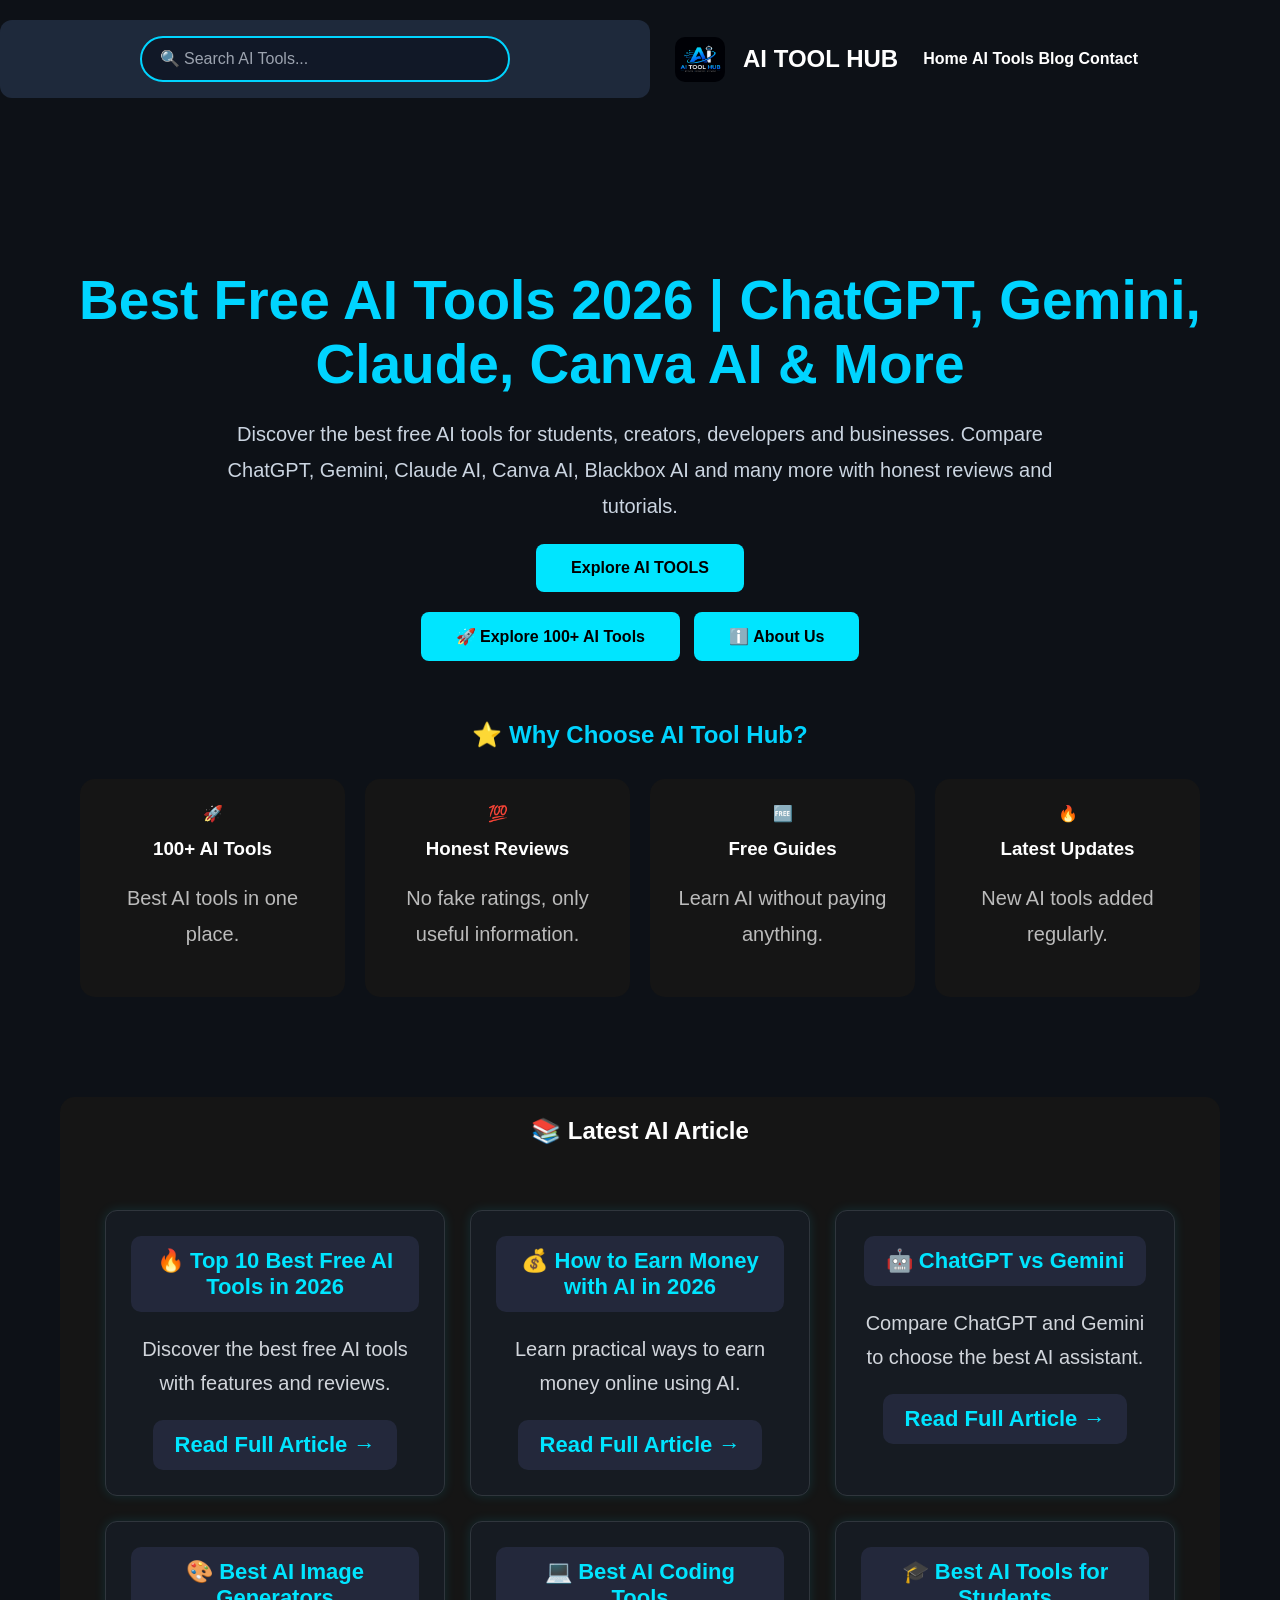
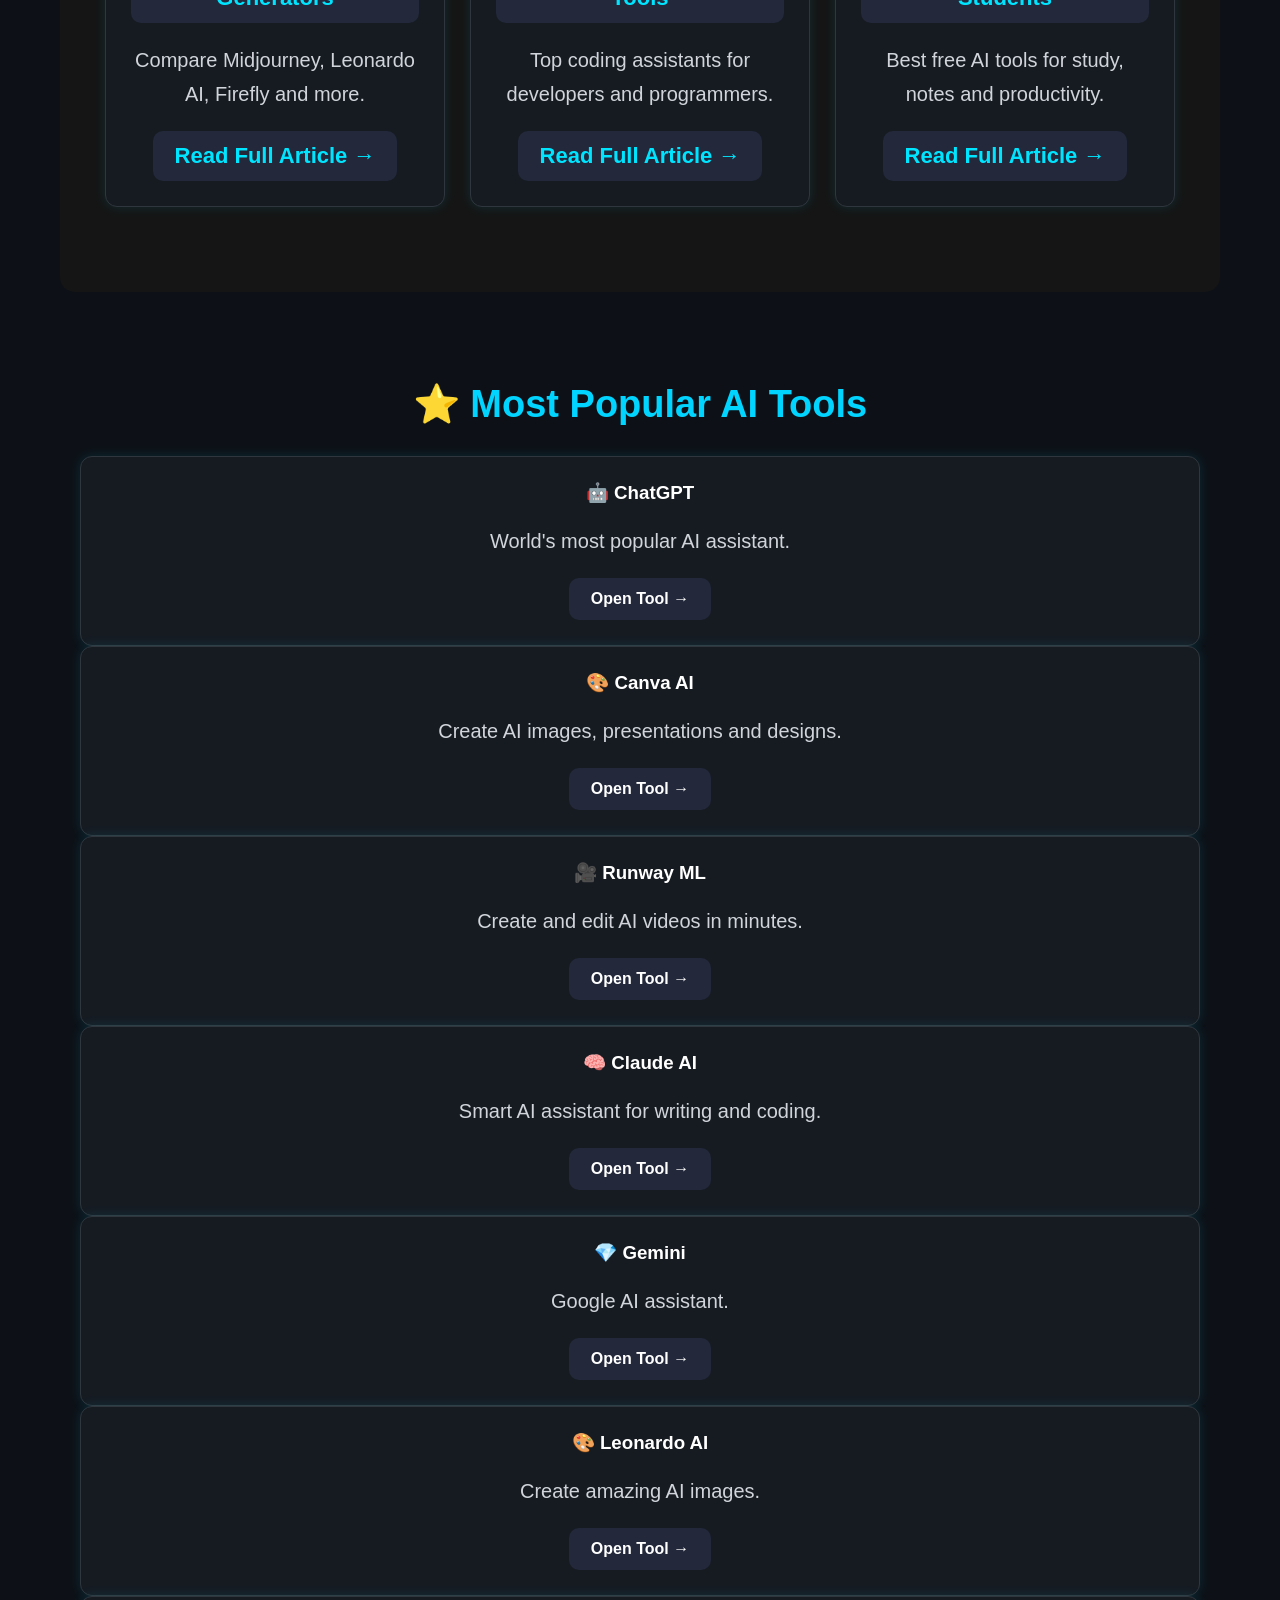
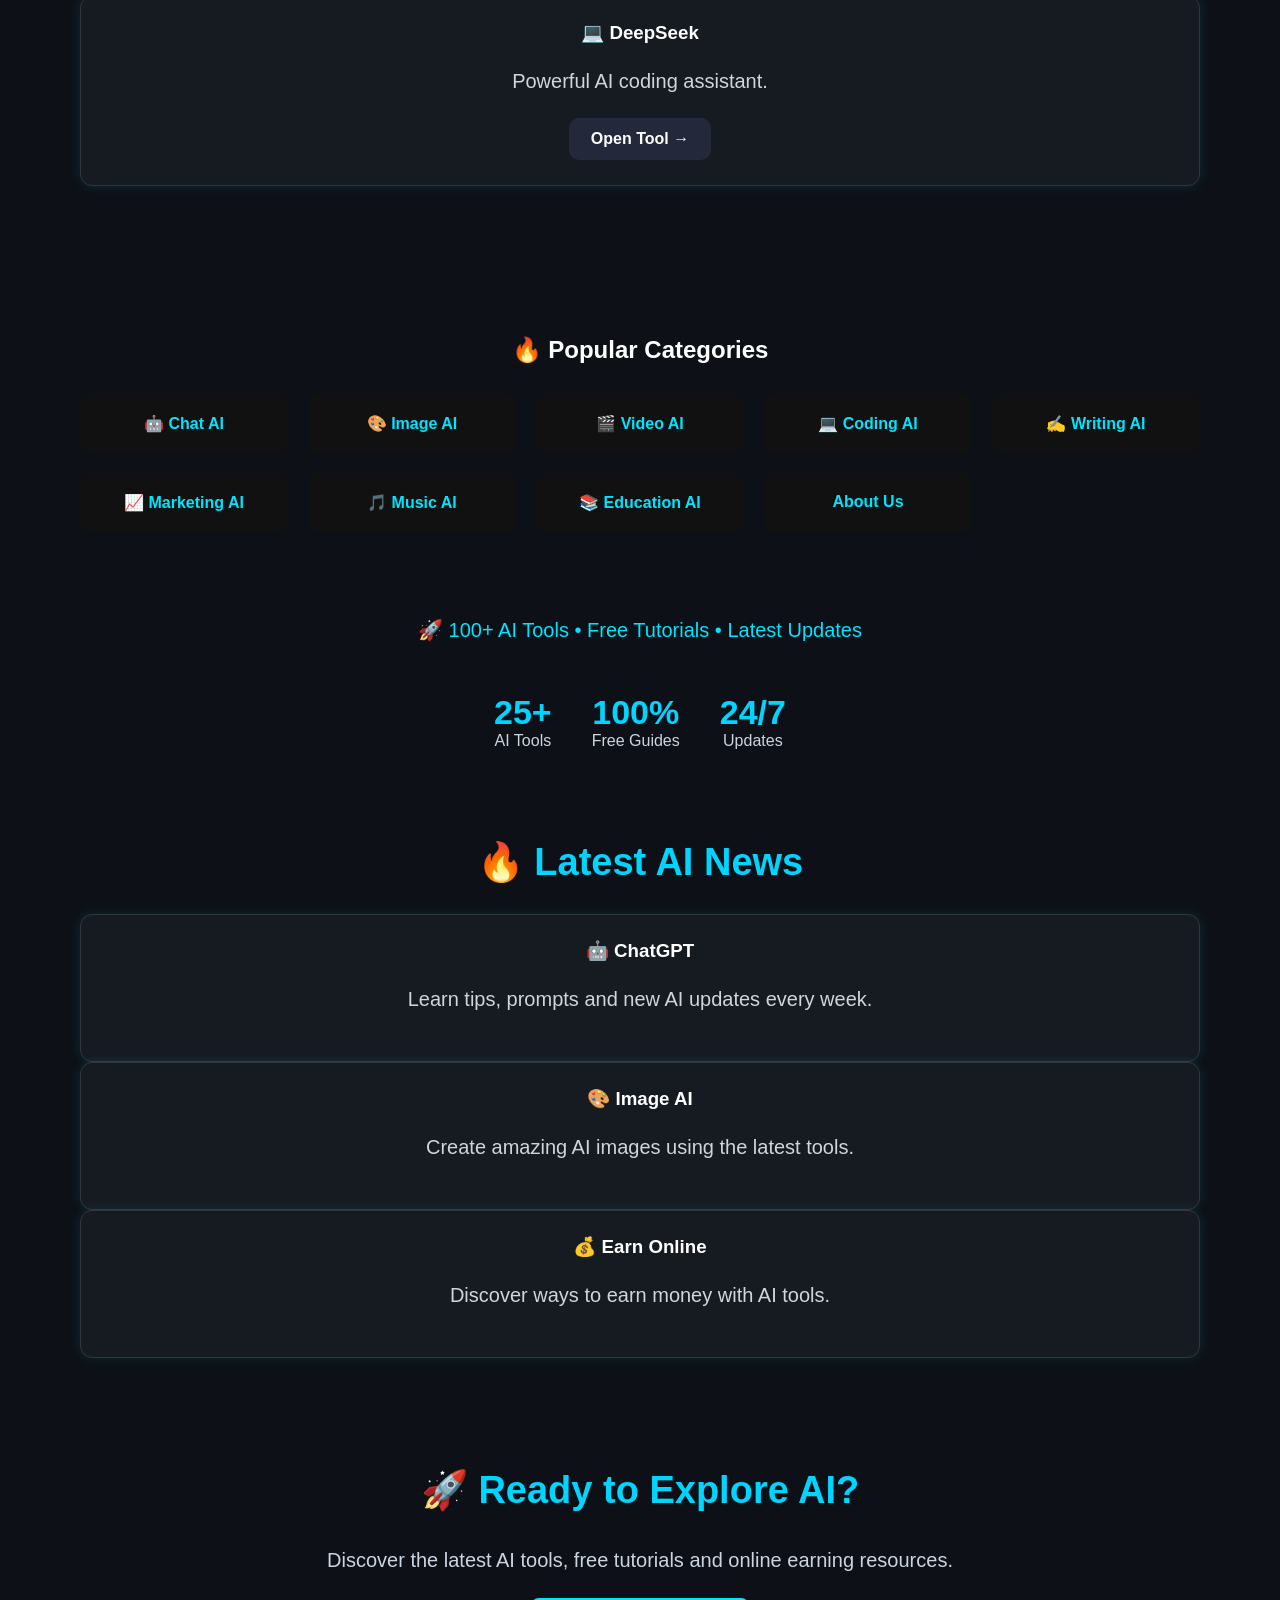
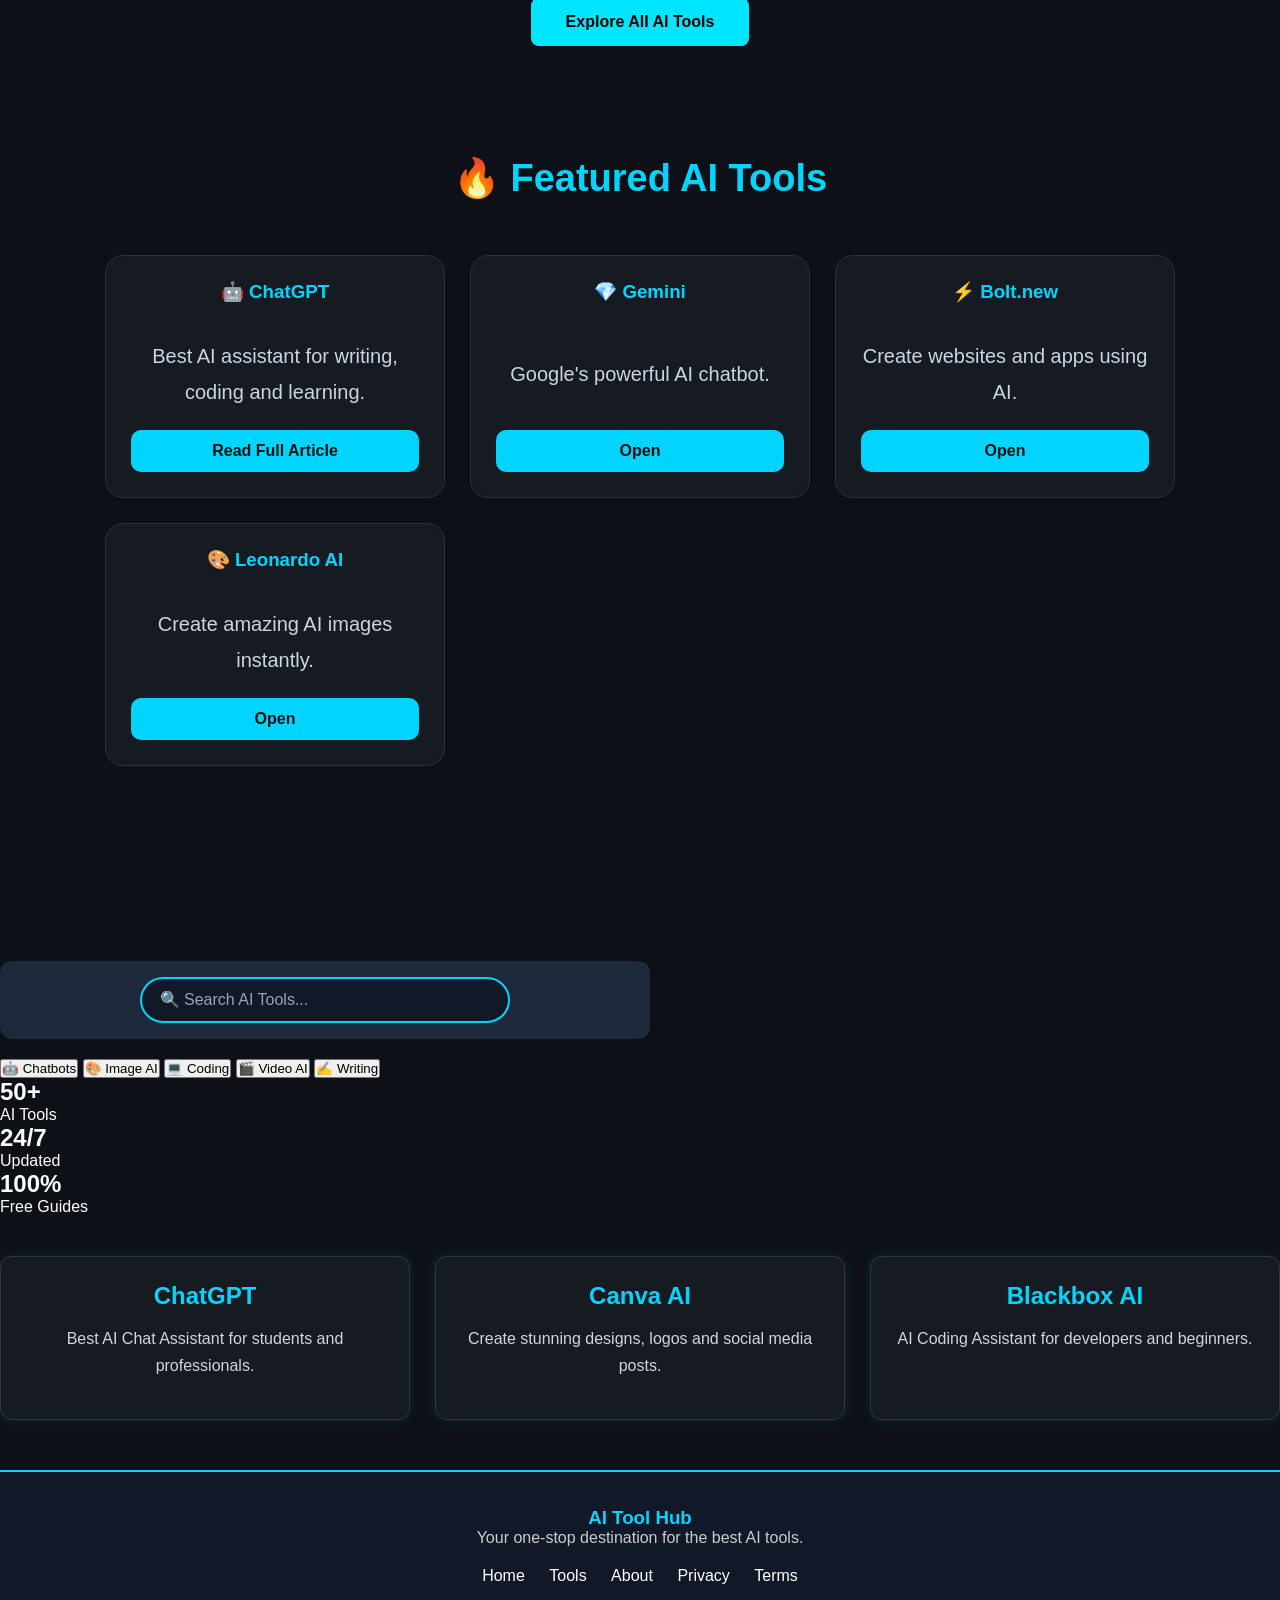
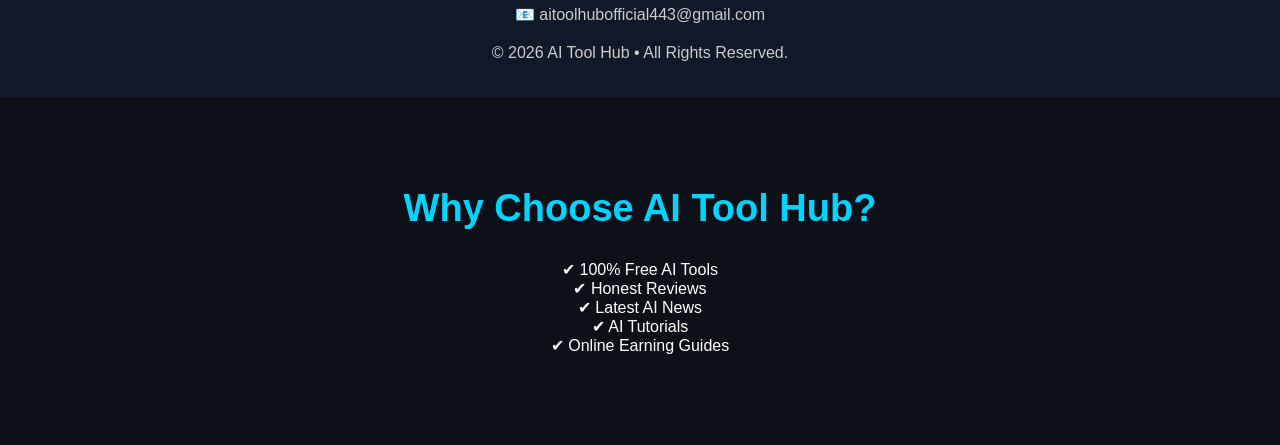
<file: index.html>
<!DOCTYPE html>
<html>
<head>

<meta charset="UTF-8">

<meta name="viewport" content="width=device-width, initial-scale=1.0">

<title>AI Tool Hub | Best AI Tools</title>

<meta name="description" content="Discover the best AI tools for ChatGPT, Image Generation, Video Editing, Coding and Productivity.">
    
  <meta name="keywords" content="AI Tools, ChatGPT, Gemini, Claude AI, Canva AI, Blackbox AI, AI Image Generator, AI Video Tools, Free AI Tools, AI Tool Hub">

<meta name="author" content="Altaf Khan">

<meta name="robots" content="index, follow">

<meta property="og:title" content="AI Tool Hub | Best Free AI Tools">

<meta property="og:description" content="Discover the best AI tools, reviews, tutorials and online earning resources.">

<meta property="og:type" content="website">

<meta property="og:url" content="https://altafkhan443.github.io/ai-tool-hub/">

<meta property="og:image" content="https://altafkhan443.github.io/ai-tool-hub/logo.png">  

<link rel="stylesheet" href="style.css">
    
<!-- Google tag (gtag.js) -->
<script async src="https://www.googletagmanager.com/gtag/js?id=G-ZGLQVR0SQN"></script>
<script>
  window.dataLayer = window.dataLayer || [];
  function gtag(){dataLayer.push(arguments);}
  gtag('js', new Date());

  gtag('config', 'G-ZGLQVR0SQN');
</script>
<link rel="icon" type="image/png" href="logo.png">  
   <meta name="google-adsense-account" content="ca-pub-XXXXXXXXXXXXXXX"> 
</head>

<body>
<nav>
   <div class="search-box">
    <input type="text" id="searchInput" placeholder="🔍 Search AI Tools...">
</div> 
    <div class="logo">
    <img src="logo.png.jpeg" alt="AI Tool Hub Logo" style="height:45px; vertical-align:middle;">
        <span>AI TOOL HUB</span>
</div>

    <div class="menu">
        <a href="index.html">Home</a>
        <a href="tools.html">AI Tools</a>
        <a href="blog.html">Blog</a>
        <a href="contact.html">Contact</a>
    </div>
</nav>

<div class="hero">
    <h1>Best Free AI Tools 2026 | ChatGPT, Gemini, Claude, Canva AI & More</h1>
    <p>
Discover the best free AI tools for students, creators, developers and businesses. Compare ChatGPT, Gemini, Claude AI, Canva AI, Blackbox AI and many more with honest reviews and tutorials.
</p>
    <a href="tools.html" class="hero-btn">
    Explore AI TOOLS</a>
    <div style="margin-top:20px;">
    <a href="tools.html" class="hero-btn">🚀 Explore 100+ AI Tools</a>
    <a href="about.html" class="hero-btn" style="margin-left:10px;">ℹ️ About Us</a>
        
</div> 
    <section class="features">
    <h2>⭐ Why Choose AI Tool Hub?</h2>

    <div class="feature-grid">
        <div class="feature-card">
            🚀
            <h3>100+ AI Tools</h3>
            <p>Best AI tools in one place.</p>
        </div>

        <div class="feature-card">
            💯
            <h3>Honest Reviews</h3>
            <p>No fake ratings, only useful information.</p>
        </div>

        <div class="feature-card">
            🆓
            <h3>Free Guides</h3>
            <p>Learn AI without paying anything.</p>
        </div>

        <div class="feature-card">
            🔥
            <h3>Latest Updates</h3>
            <p>New AI tools added regularly.</p>
        </div>
    </div>
</section>
    <div class="latest-article">
    <h2>📚 Latest AI Article</h2>

   <div class="tools-container">

<div class="card">
<h2><a href="article1.html">🔥 Top 10 Best Free AI Tools in 2026</a></h2>
<p>Discover the best free AI tools with features and reviews.</p>
<a href="article1.html">Read Full Article →</a>
</div>

<div class="card">
<h2><a href="article2.html">💰 How to Earn Money with AI in 2026</a></h2>
<p>Learn practical ways to earn money online using AI.</p>
<a href="article2.html">Read Full Article →</a>
</div>

<div class="card">
<h2><a href="article3.html">🤖 ChatGPT vs Gemini</a></h2>
<p>Compare ChatGPT and Gemini to choose the best AI assistant.</p>
<a href="article3.html">Read Full Article →</a>
</div>

<div class="card">
<h2><a href="article4.html">🎨 Best AI Image Generators</a></h2>
<p>Compare Midjourney, Leonardo AI, Firefly and more.</p>
<a href="article4.html">Read Full Article →</a>
</div>

<div class="card">
<h2><a href="article5.html">💻 Best AI Coding Tools</a></h2>
<p>Top coding assistants for developers and programmers.</p>
<a href="article5.html">Read Full Article →</a>
</div>

<div class="card">
<h2><a href="article6.html">🎓 Best AI Tools for Students</a></h2>
<p>Best free AI tools for study, notes and productivity.</p>
<a href="article6.html">Read Full Article →</a>
</div>

</div> 
</div>
  <section class="featured-tools">

<h2>⭐ Most Popular AI Tools</h2>

<div class="card">
<h3>🤖 ChatGPT</h3>
<p>World's most popular AI assistant.</p>
<a href="https://chat.openai.com" target="_blank">Open Tool →</a>
</div>
<div class="card">
    <h3>🎨 Canva AI</h3>
    <p>Create AI images, presentations and designs.</p>
    <a href="https://www.canva.com/" target="_blank">Open Tool →</a>
</div>

<div class="card">
    <h3>🎥 Runway ML</h3>
    <p>Create and edit AI videos in minutes.</p>
    <a href="https://runwayml.com/" target="_blank">Open Tool →</a>
</div>

<div class="card">
    <h3>🧠 Claude AI</h3>
    <p>Smart AI assistant for writing and coding.</p>
    <a href="https://claude.ai/" target="_blank">Open Tool →</a>
</div>
<div class="card">
<h3>💎 Gemini</h3>
<p>Google AI assistant.</p>
<a href="https://gemini.google.com" target="_blank">Open Tool →</a>
</div>

<div class="card">
<h3>🎨 Leonardo AI</h3>
<p>Create amazing AI images.</p>
<a href="https://leonardo.ai" target="_blank">Open Tool →</a>
</div>

<div class="card">
<h3>💻 DeepSeek</h3>
<p>Powerful AI coding assistant.</p>
<a href="https://chat.deepseek.com" target="_blank">Open Tool →</a>
</div>

</section>      
      <section class="popular-categories">

<h2>🔥 Popular Categories</h2>

<div class="category-grid">

<a href="tools.html">🤖 Chat AI</a>

<a href="tools.html">🎨 Image AI</a>

<a href="tools.html">🎬 Video AI</a>

<a href="tools.html">💻 Coding AI</a>

<a href="tools.html">✍️ Writing AI</a>

<a href="tools.html">📈 Marketing AI</a>

<a href="tools.html">🎵 Music AI</a>

<a href="tools.html">📚 Education AI</a>

 <a href="about.html" class="hero-btn">About Us</a>   
</div>

</section>  
      <p style="color:#00e5ff; font-size:20px; margin-top:20px;">
🚀 100+ AI Tools • Free Tutorials • Latest Updates
</p>  
<div class="hero-stats">
  <div>
      <h2>25+</h2>
      <span>AI Tools</span>
  </div>  

        <div>
            <h2>100%</h2>
            <span>Free Guides</span>
        </div>

        <div>
            <h2>24/7</h2>
            <span>Updates</span>
        </div>
    </div> 
      <section class="latest">
    <h2>🔥 Latest AI News</h2>

    <div class="card">
        <h3>🤖 ChatGPT</h3>
        <p>Learn tips, prompts and new AI updates every week.</p>
    </div>

    <div class="card">
        <h3>🎨 Image AI</h3>
        <p>Create amazing AI images using the latest tools.</p>
    </div>

    <div class="card">
        <h3>💰 Earn Online</h3>
        <p>Discover ways to earn money with AI tools.</p>
    </div>
</section> 
       <section class="cta">

    <h2>🚀 Ready to Explore AI?</h2>

    <p>
        Discover the latest AI tools, free tutorials and online earning resources.
    </p>

    <a href="tools.html" class="hero-btn">
        Explore All AI Tools
    </a>

</section> 
    <section class="featured-tools">

    <h2>🔥 Featured AI Tools</h2>

    <div class="tool-grid">

        <div class="tool-card">
            <h3>🤖 ChatGPT</h3>
            <p>Best AI assistant for writing, coding and learning.</p>
            <a href="article1.html" class="hero-btn">Read Full Article</a>
        </div>

        <div class="tool-card">
            <h3>💎 Gemini</h3>
            <p>Google's powerful AI chatbot.</p>
            <a href="https://gemini.google.com" target="_blank">Open</a>
        </div>

        <div class="tool-card">
            <h3>⚡ Bolt.new</h3>
            <p>Create websites and apps using AI.</p>
            <a href="https://bolt.new" target="_blank">Open</a>
        </div>

        <div class="tool-card">
            <h3>🎨 Leonardo AI</h3>
            <p>Create amazing AI images instantly.</p>
            <a href="https://leonardo.ai" target="_blank">Open</a>
        </div>

    </div>

</section>  
</div>  
     <div class="search-box">
    <input type="text" id="searchInput" placeholder="🔍 Search AI Tools...">
</div>   
       <div class="categories">
    <button>🤖 Chatbots</button>
    <button>🎨 Image AI</button>
    <button>💻 Coding</button>
    <button>🎬 Video AI</button>
    <button>✍️ Writing</button>
</div> 
    <section class="stats">

<div class="stat-box">
<h2>50+</h2>
<p>AI Tools</p>
</div>

<div class="stat-box">
<h2>24/7</h2>
<p>Updated</p>
</div>

<div class="stat-box">
<h2>100%</h2>
<p>Free Guides</p>
</div>

</section>    
    </a>    
</div>

<div class="cards">

    <div class="card">
        <h2>ChatGPT</h2>
        <p>Best AI Chat Assistant for students and professionals.</p>
    </div>

    <div class="card">
        <h2>Canva AI</h2>
        <p>Create stunning designs, logos and social media posts.</p>
    </div>

    <div class="card">
        <h2>Blackbox AI</h2>
        <p>AI Coding Assistant for developers and beginners.</p>
    </div>

</div>
    
<footer style="background:#111827;padding:35px 20px;margin-top:50px;border-top:2px solid #00d4ff;text-align:center;color:#ccc;">

<h3 style="color:#00d4ff;">AI Tool Hub</h3>

<p>Your one-stop destination for the best AI tools.</p>

<div style="margin:20px 0;">
<a href="index.html" style="color:white;margin:10px;">Home</a>
<a href="tools.html" style="color:white;margin:10px;">Tools</a>
<a href="about.html" style="color:white;margin:10px;">About</a>
<a href="privacy.html" style="color:white;margin:10px;">Privacy</a>
<a href="terms.html" style="color:white;margin:10px;">Terms</a>
</div>

<p>📧 aitoolhubofficial443@gmail.com</p>

<p style="margin-top:20px;">© 2026 AI Tool Hub • All Rights Reserved.</p>

</footer>

    <script src="script.js"></script>
   <section class="cta">
<h2>Why Choose AI Tool Hub?</h2>

<p>
✔ 100% Free AI Tools<br>
✔ Honest Reviews<br>
✔ Latest AI News<br>
✔ AI Tutorials<br>
✔ Online Earning Guides
</p>
</section>
   <button id="topBtn" onclick="topFunction()">⬆</button> 
    <div id="loader">
    <div class="spinner"></div>
</div>
</body>
</html>
</file>
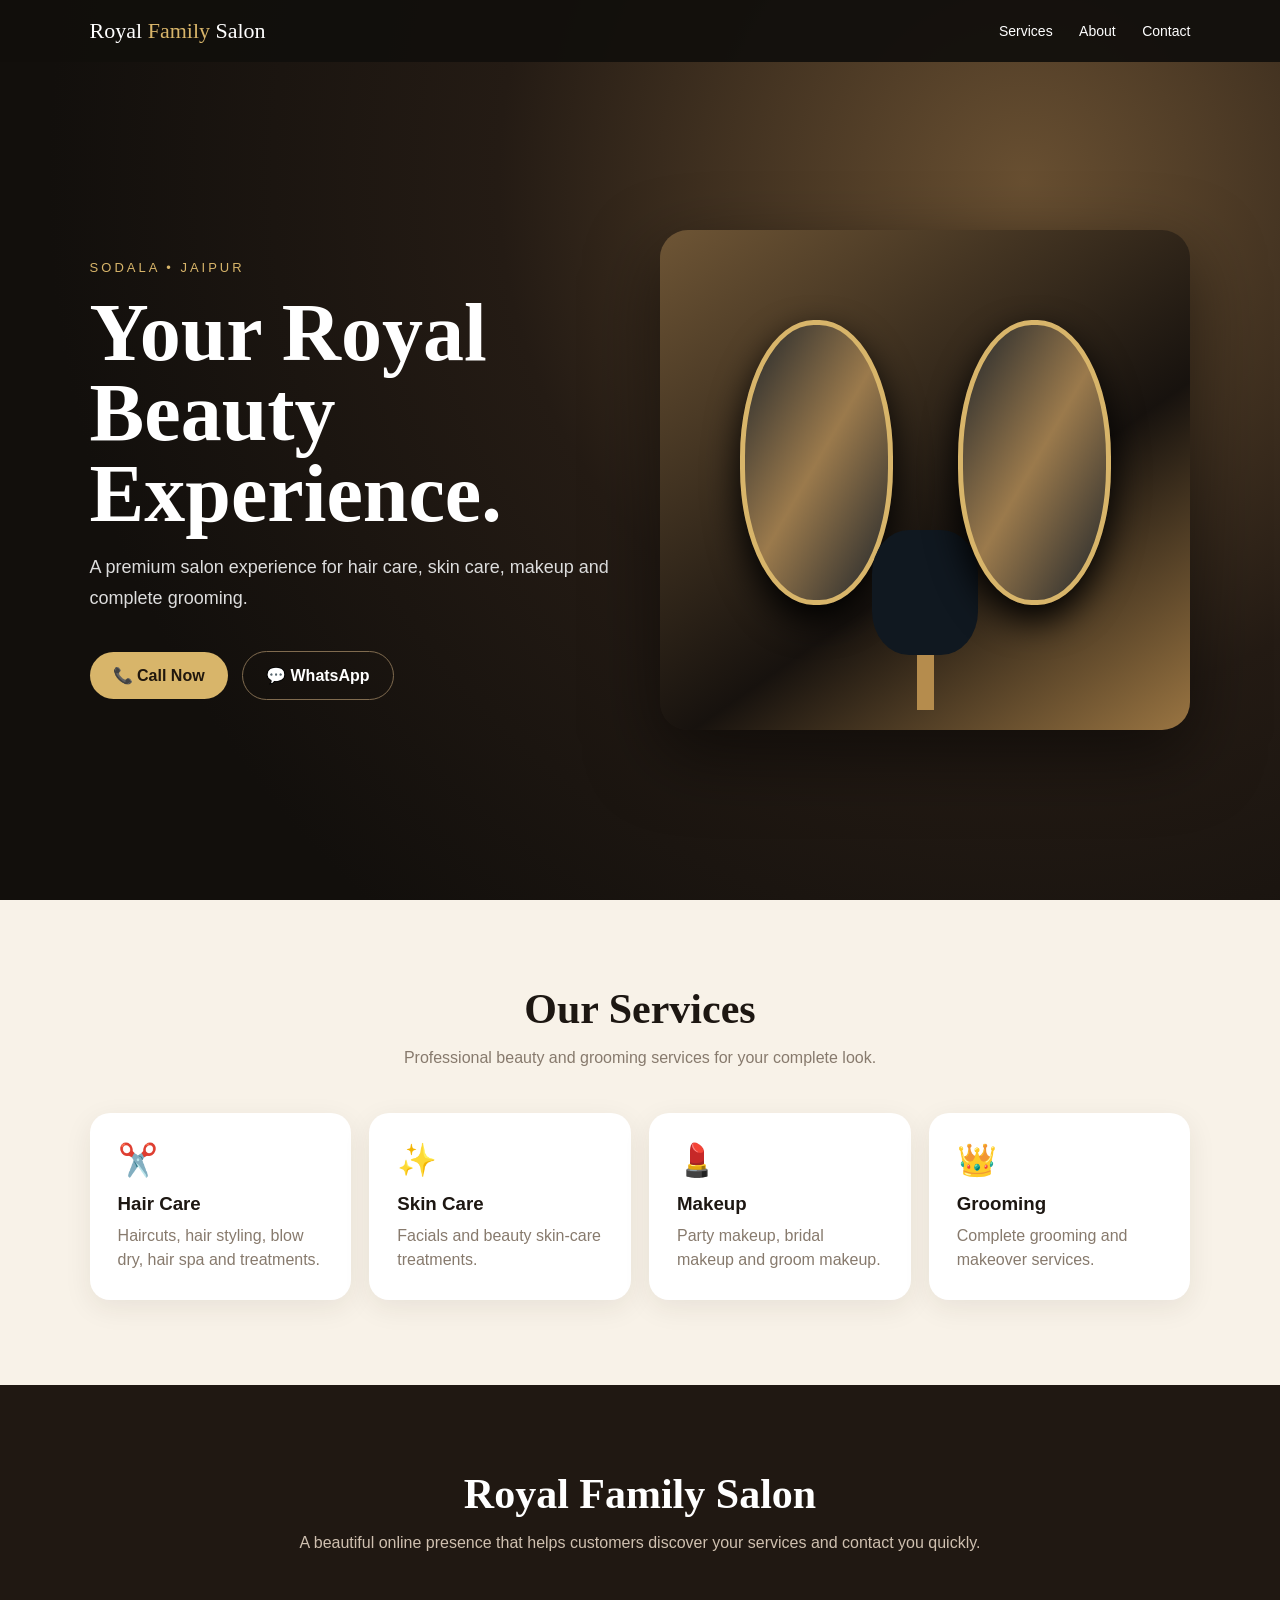
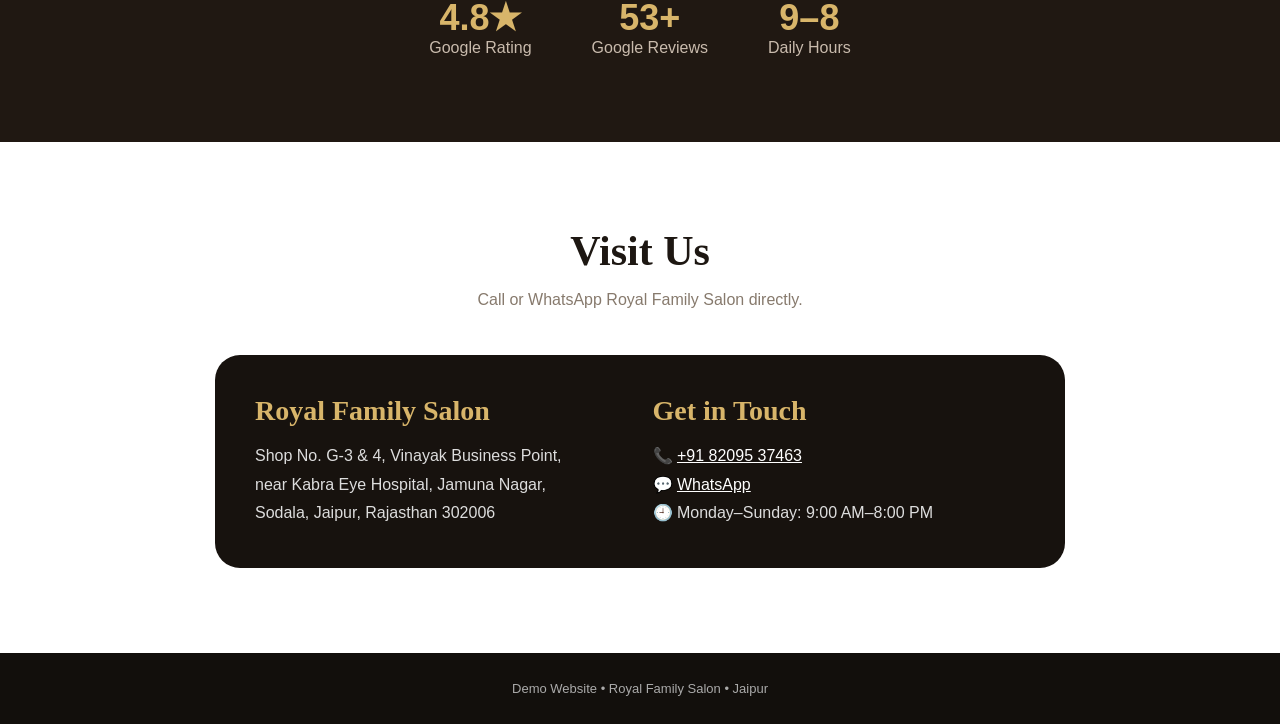
<file: royal-family-demo/index.html>
<!DOCTYPE html>
<html lang="en">
<head>
<meta charset="UTF-8">
<meta name="viewport" content="width=device-width, initial-scale=1.0">

<title>Royal Family Salon | Jaipur</title>

<style>
*{
  box-sizing:border-box;
  margin:0;
  padding:0;
}

html{
  scroll-behavior:smooth;
}

body{
  font-family:Arial,sans-serif;
  background:#f8f2e8;
  color:#1d1712;
}

nav{
  position:fixed;
  top:0;
  left:0;
  right:0;
  z-index:10;
  padding:18px 7%;
  display:flex;
  justify-content:space-between;
  align-items:center;
  background:rgba(18,15,12,.94);
  color:white;
}

.logo{
  font-family:Georgia,serif;
  font-size:22px;
}

.logo span{
  color:#d8b56a;
}

nav a{
  color:white;
  text-decoration:none;
  margin-left:22px;
  font-size:14px;
}

.hero{
  min-height:100vh;
  padding:120px 7% 60px;
  display:grid;
  grid-template-columns:1fr 1fr;
  gap:40px;
  align-items:center;
  color:white;
  background:
  radial-gradient(circle at 80% 20%,#684f31,#241b14 42%,#120f0c 78%);
}

.kicker{
  color:#d8b56a;
  letter-spacing:3px;
  text-transform:uppercase;
  font-size:13px;
}

.hero h1{
  font-family:Georgia,serif;
  font-size:clamp(48px,7vw,82px);
  line-height:.98;
  margin:18px 0;
}

.hero p{
  color:#ddd;
  font-size:18px;
  line-height:1.7;
  max-width:600px;
}

.buttons{
  margin-top:28px;
}

.btn{
  display:inline-block;
  padding:14px 23px;
  border-radius:30px;
  text-decoration:none;
  font-weight:bold;
  margin-right:10px;
  margin-top:10px;
}

.primary{
  background:#d8b56a;
  color:#20170d;
}

.secondary{
  border:1px solid #806b4f;
  color:white;
}

.visual{
  height:500px;
  border-radius:28px;
  position:relative;
  overflow:hidden;
  background:
  linear-gradient(145deg,#6e5535,#17120e 60%,#9a7542);
  box-shadow:0 25px 70px rgba(0,0,0,.5);
}

.visual:before,
.visual:after{
  content:"";
  position:absolute;
  top:18%;
  width:27%;
  height:55%;
  border:5px solid #d8b56a;
  border-radius:48%;
  background:
  linear-gradient(120deg,#20252a,#9b7a4c,#20252a);
  box-shadow:0 15px 35px #000;
}

.visual:before{
  left:15%;
}

.visual:after{
  right:15%;
}

.chair{
  position:absolute;
  bottom:15%;
  left:40%;
  width:20%;
  height:25%;
  background:#101820;
  border-radius:35%;
}

.chair:after{
  content:"";
  position:absolute;
  left:42%;
  top:100%;
  width:16%;
  height:55px;
  background:#b58c4d;
}

section{
  padding:85px 7%;
}

.title{
  text-align:center;
  font-family:Georgia,serif;
  font-size:42px;
  margin-bottom:12px;
}

.sub{
  text-align:center;
  color:#877a6d;
  max-width:700px;
  margin:0 auto 42px;
  line-height:1.6;
}

.cards{
  display:grid;
  grid-template-columns:repeat(4,1fr);
  gap:18px;
}

.card{
  background:white;
  padding:28px;
  border-radius:20px;
  box-shadow:0 8px 28px rgba(50,35,20,.08);
}

.icon{
  font-size:32px;
}

.card h3{
  margin:14px 0 9px;
}

.card p{
  color:#877a6d;
  line-height:1.5;
}

.about{
  background:#201812;
  color:white;
}

.about .sub{
  color:#cfc0b0;
}

.stats{
  display:flex;
  justify-content:center;
  gap:60px;
  flex-wrap:wrap;
  text-align:center;
}

.stat b{
  display:block;
  color:#d8b56a;
  font-size:36px;
}

.stat span{
  color:#c9bbad;
}

.contact{
  background:white;
}

.contactbox{
  max-width:850px;
  margin:auto;
  background:#17120e;
  color:white;
  border-radius:25px;
  padding:40px;
  display:grid;
  grid-template-columns:1fr 1fr;
  gap:25px;
}

.contactbox h3{
  color:#d8b56a;
  font-family:Georgia,serif;
  font-size:28px;
  margin-bottom:15px;
}

.contactbox p{
  line-height:1.8;
  color:#ddd;
}

.contactbox a{
  color:white;
}

.footer{
  text-align:center;
  background:#120f0c;
  color:#aaa;
  padding:28px;
  font-size:13px;
}

@media(max-width:800px){

  nav .links{
    display:none;
  }

  .hero{
    grid-template-columns:1fr;
    padding:105px 5% 50px;
  }

  .visual{
    height:360px;
  }

  section{
    padding:70px 5%;
  }

  .cards{
    grid-template-columns:1fr 1fr;
  }

  .contactbox{
    grid-template-columns:1fr;
  }
}

@media(max-width:480px){

  .cards{
    grid-template-columns:1fr;
  }

  .hero h1{
    font-size:52px;
  }
}
</style>
</head>

<body>

<nav>

<div class="logo">
Royal <span>Family</span> Salon
</div>

<div class="links">
<a href="#services">Services</a>
<a href="#about">About</a>
<a href="#contact">Contact</a>
</div>

</nav>


<header class="hero">

<div>

<div class="kicker">
Sodala • Jaipur
</div>

<h1>
Your Royal<br>
Beauty Experience.
</h1>

<p>
A premium salon experience for hair care,
skin care, makeup and complete grooming.
</p>

<div class="buttons">

<a class="btn primary"
href="tel:+918209537463">
📞 Call Now
</a>

<a class="btn secondary"
href="https://wa.me/918209537463">
💬 WhatsApp
</a>

</div>

</div>


<div class="visual">

<div class="chair"></div>

</div>

</header>


<section id="services">

<h2 class="title">
Our Services
</h2>

<p class="sub">
Professional beauty and grooming services
for your complete look.
</p>


<div class="cards">


<div class="card">

<div class="icon">✂️</div>

<h3>
Hair Care
</h3>

<p>
Haircuts, hair styling, blow dry,
hair spa and treatments.
</p>

</div>


<div class="card">

<div class="icon">✨</div>

<h3>
Skin Care
</h3>

<p>
Facials and beauty skin-care
treatments.
</p>

</div>


<div class="card">

<div class="icon">💄</div>

<h3>
Makeup
</h3>

<p>
Party makeup, bridal makeup
and groom makeup.
</p>

</div>


<div class="card">

<div class="icon">👑</div>

<h3>
Grooming
</h3>

<p>
Complete grooming and makeover
services.
</p>

</div>


</div>

</section>


<section class="about" id="about">

<h2 class="title">
Royal Family Salon
</h2>

<p class="sub">
A beautiful online presence that helps
customers discover your services and
contact you quickly.
</p>


<div class="stats">

<div class="stat">

<b>4.8★</b>

<span>
Google Rating
</span>

</div>


<div class="stat">

<b>53+</b>

<span>
Google Reviews
</span>

</div>


<div class="stat">

<b>9–8</b>

<span>
Daily Hours
</span>

</div>

</div>

</section>


<section class="contact" id="contact">

<h2 class="title">
Visit Us
</h2>

<p class="sub">
Call or WhatsApp Royal Family Salon directly.
</p>


<div class="contactbox">


<div>

<h3>
Royal Family Salon
</h3>

<p>
Shop No. G-3 & 4,
Vinayak Business Point,<br>
near Kabra Eye Hospital,
Jamuna Nagar,<br>
Sodala, Jaipur,
Rajasthan 302006
</p>

</div>


<div>

<h3>
Get in Touch
</h3>

<p>

📞
<a href="tel:+918209537463">
+91 82095 37463
</a>

<br>

💬
<a href="https://wa.me/918209537463">
WhatsApp
</a>

<br>

🕘
Monday–Sunday: 9:00 AM–8:00 PM

</p>

</div>


</div>

</section>


<div class="footer">

Demo Website • Royal Family Salon • Jaipur

</div>


</body>
</html>
</file>
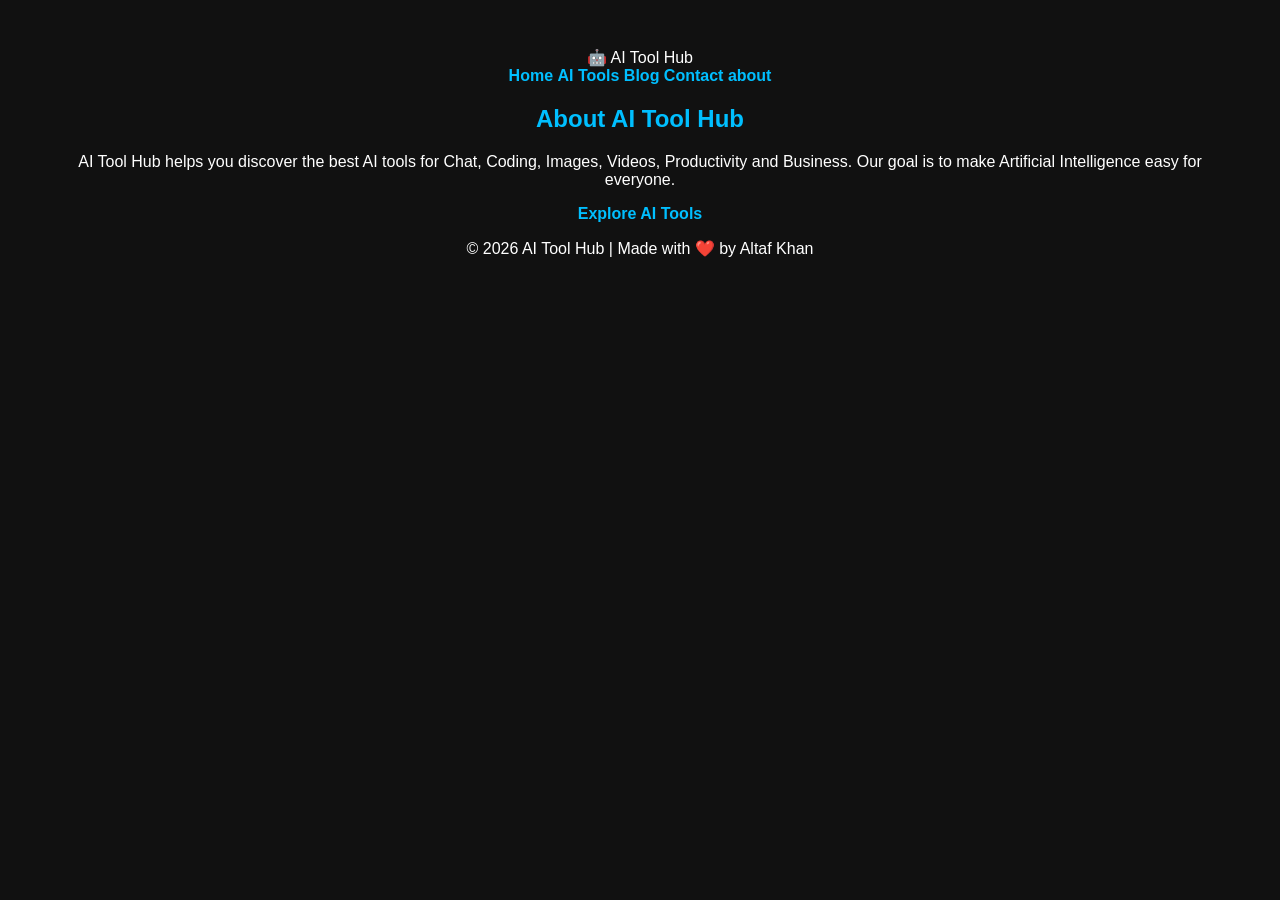
<file: about.html>
<!DOCTYPE html>
<html>
<head>
<title>About - AI Tool Hub</title>
<style>
body{
background:#111;
color:white;
font-family:Arial,sans-serif;
text-align:center;
padding:40px;
}
.container{
max-width:800px;
margin:auto;
background:#1b1b1b;
padding:30px;
border-radius:15px;
box-shadow:0 0 20px #00bfff55;
}
h1{
color:#00bfff;
}
a{
color:#00bfff;
text-decoration:none;
font-weight:bold;
}
</style>
</head>
<body>
<header class="navbar">
    <div class="logo">
        🤖 <span>AI Tool Hub</span>
    </div>

    <nav>
        <a href="index.html">Home</a>
        <a href="tools.html">AI Tools</a>
        <a href="blog.html">Blog</a>
        <a href="contact.html">Contact</a>
        <a href="about.html">about</a>
    </nav>
</header>

<section class="hero">

<h1>About AI Tool Hub</h1>

<p>
AI Tool Hub helps you discover the best AI tools for Chat, Coding,
Images, Videos, Productivity and Business.

Our goal is to make Artificial Intelligence easy for everyone.
</p>

<a href="tools.html" class="hero-btn">
Explore AI Tools
</a>

</section>

<footer class="footer">

<p>© 2026 AI Tool Hub | Made with ❤️ by Altaf Khan</p>

</footer>

<script src="script.js"></script>


</body>
</html>
</file>
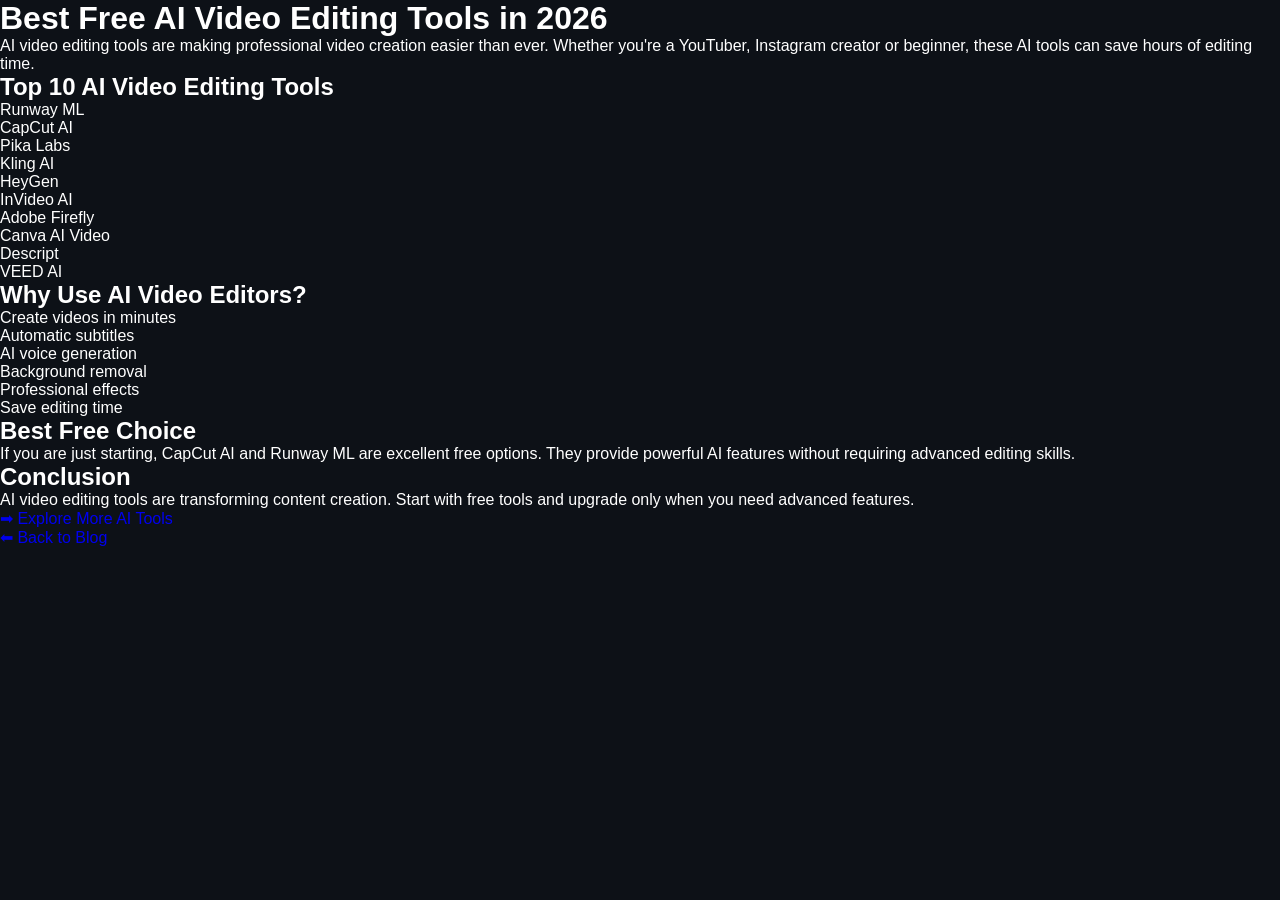
<file: aeticle4.html>
<!DOCTYPE html>
<html lang="en">
<head>
<meta charset="UTF-8">
<meta name="viewport" content="width=device-width, initial-scale=1.0">

<title>Best Free AI Video Editing Tools in 2026 | AI Tool Hub</title>

<meta name="description" content="Discover the best free AI video editing tools in 2026 including Runway ML, CapCut AI, Kling AI, Pika Labs, HeyGen and more.">

<link rel="stylesheet" href="style.css">

</head>

<body>

<div class="container">

<h1>Best Free AI Video Editing Tools in 2026</h1>

<p>
AI video editing tools are making professional video creation easier than ever. Whether you're a YouTuber, Instagram creator or beginner, these AI tools can save hours of editing time.
</p>

<h2>Top 10 AI Video Editing Tools</h2>

<ol>
<li>Runway ML</li>
<li>CapCut AI</li>
<li>Pika Labs</li>
<li>Kling AI</li>
<li>HeyGen</li>
<li>InVideo AI</li>
<li>Adobe Firefly</li>
<li>Canva AI Video</li>
<li>Descript</li>
<li>VEED AI</li>
</ol>

<h2>Why Use AI Video Editors?</h2>

<ul>
<li>Create videos in minutes</li>
<li>Automatic subtitles</li>
<li>AI voice generation</li>
<li>Background removal</li>
<li>Professional effects</li>
<li>Save editing time</li>
</ul>

<h2>Best Free Choice</h2>

<p>
If you are just starting, CapCut AI and Runway ML are excellent free options. They provide powerful AI features without requiring advanced editing skills.
</p>

<h2>Conclusion</h2>

<p>
AI video editing tools are transforming content creation. Start with free tools and upgrade only when you need advanced features.
</p>

<p>
<a href="tools.html">➡ Explore More AI Tools</a>
</p>

<p>
<a href="blog.html">⬅ Back to Blog</a>
</p>

</div>

</body>
</html>
</file>
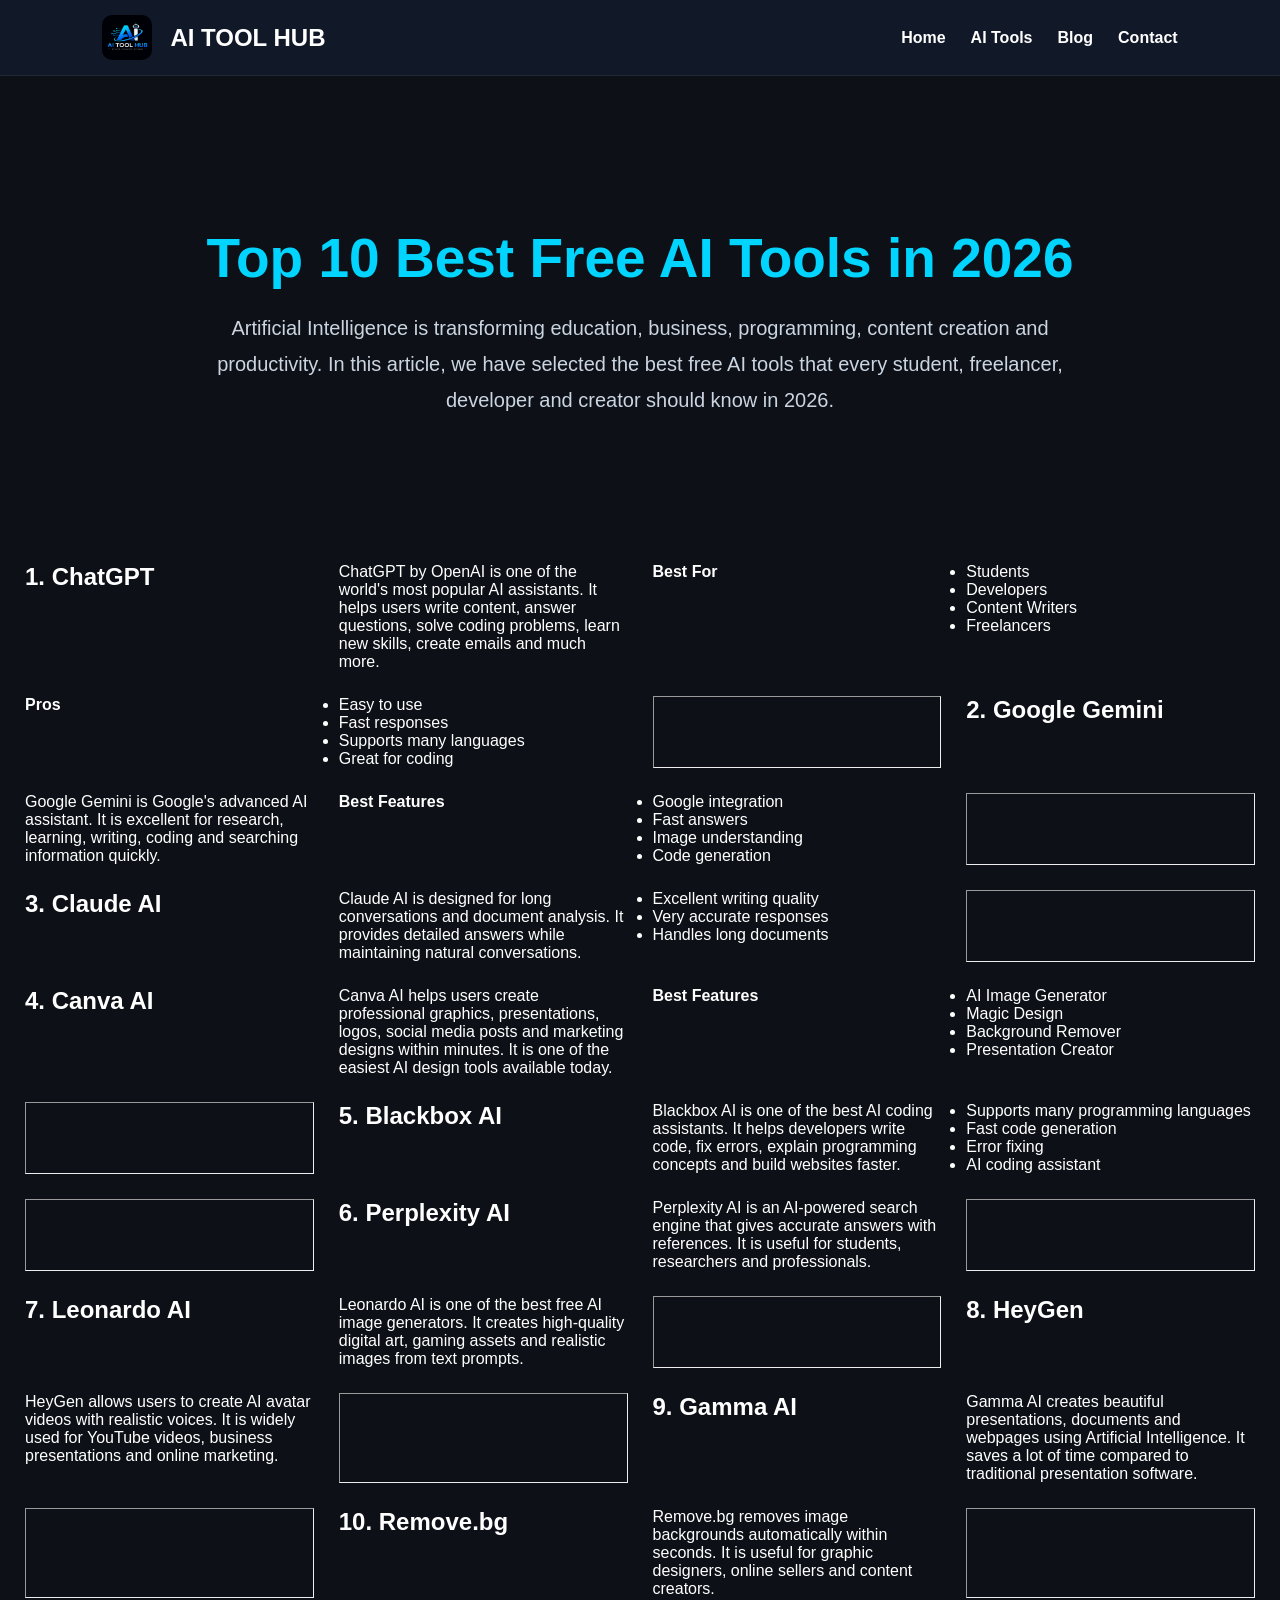
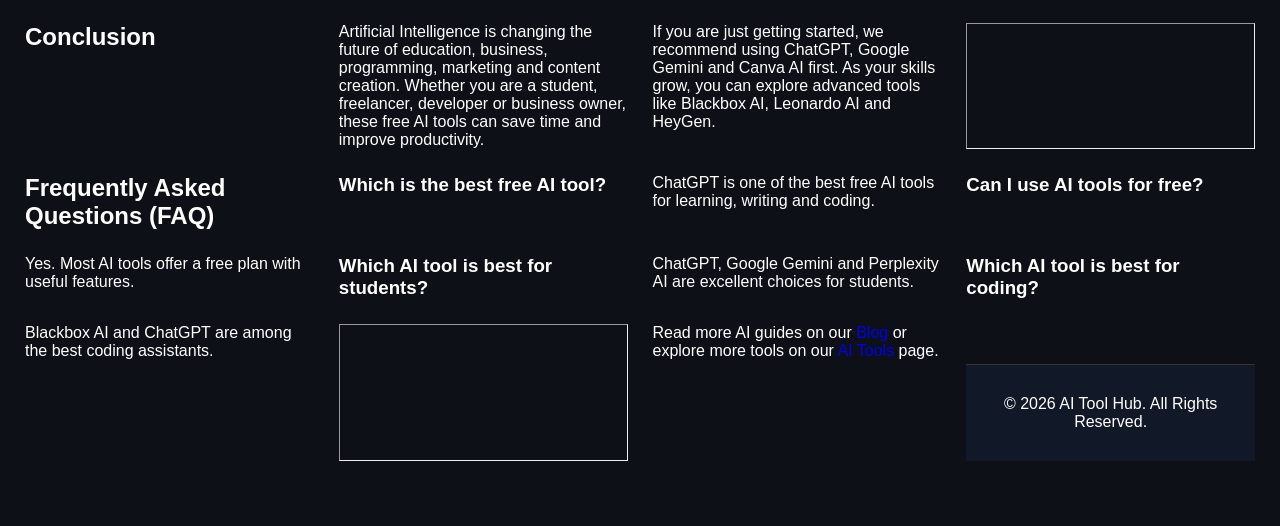
<file: article1.html>
<!DOCTYPE html>
<html lang="en">
<head>
<meta charset="UTF-8">
<meta name="viewport" content="width=device-width, initial-scale=1.0">

<title>Top 10 Best Free AI Tools in 2026 | AI Tool Hub</title>

<meta name="description" content="Discover the Top 10 Best Free AI Tools in 2026 including ChatGPT, Gemini, Claude, Canva AI, Blackbox AI and more.">

<link rel="stylesheet" href="style.css">
</head>

<body>

<header class="navbar">
<div class="logo">
<img src="logo.png.jpeg" alt="AI Tool Hub Logo" style="height:45px;">
<span>AI TOOL HUB</span>
</div>

<nav>
<a href="index.html">Home</a>
<a href="tools.html">AI Tools</a>
<a href="blog.html">Blog</a>
<a href="contact.html">Contact</a>
</nav>
</header>

<section class="hero">
<h1>Top 10 Best Free AI Tools in 2026</h1>

<p>

Artificial Intelligence is transforming education, business, programming, content creation and productivity.

In this article, we have selected the best free AI tools that every student, freelancer, developer and creator should know in 2026.

</p>

</section>

<div class="tools-container">

<h2>1. ChatGPT</h2>

<p>

ChatGPT by OpenAI is one of the world's most popular AI assistants.

It helps users write content, answer questions, solve coding problems, learn new skills, create emails and much more.

</p>

<b>Best For</b>

<ul>

<li>Students</li>

<li>Developers</li>

<li>Content Writers</li>

<li>Freelancers</li>

</ul>

<b>Pros</b>

<ul>

<li>Easy to use</li>

<li>Fast responses</li>

<li>Supports many languages</li>

<li>Great for coding</li>

</ul>

<hr>

<h2>2. Google Gemini</h2>

<p>

Google Gemini is Google's advanced AI assistant.

It is excellent for research, learning, writing, coding and searching information quickly.

</p>

<b>Best Features</b>

<ul>

<li>Google integration</li>

<li>Fast answers</li>

<li>Image understanding</li>

<li>Code generation</li>

</ul>

<hr>

<h2>3. Claude AI</h2>

<p>

Claude AI is designed for long conversations and document analysis.

It provides detailed answers while maintaining natural conversations.

</p>

<ul>

<li>Excellent writing quality</li>

<li>Very accurate responses</li>

<li>Handles long documents</li>

</ul>

<hr>
<h2>4. Canva AI</h2>

<p>
Canva AI helps users create professional graphics, presentations, logos, social media posts and marketing designs within minutes.
It is one of the easiest AI design tools available today.
</p>

<b>Best Features</b>
<ul>
<li>AI Image Generator</li>
<li>Magic Design</li>
<li>Background Remover</li>
<li>Presentation Creator</li>
</ul>

<hr>

<h2>5. Blackbox AI</h2>

<p>
Blackbox AI is one of the best AI coding assistants. It helps developers write code, fix errors, explain programming concepts and build websites faster.
</p>

<ul>
<li>Supports many programming languages</li>
<li>Fast code generation</li>
<li>Error fixing</li>
<li>AI coding assistant</li>
</ul>

<hr>

<h2>6. Perplexity AI</h2>

<p>
Perplexity AI is an AI-powered search engine that gives accurate answers with references. It is useful for students, researchers and professionals.
</p>

<hr>

<h2>7. Leonardo AI</h2>

<p>
Leonardo AI is one of the best free AI image generators. It creates high-quality digital art, gaming assets and realistic images from text prompts.
</p>

<hr>

<h2>8. HeyGen</h2>

<p>
HeyGen allows users to create AI avatar videos with realistic voices. It is widely used for YouTube videos, business presentations and online marketing.
</p>

<hr>

<h2>9. Gamma AI</h2>

<p>
Gamma AI creates beautiful presentations, documents and webpages using Artificial Intelligence. It saves a lot of time compared to traditional presentation software.
</p>

<hr>

<h2>10. Remove.bg</h2>

<p>
Remove.bg removes image backgrounds automatically within seconds. It is useful for graphic designers, online sellers and content creators.
</p>

<hr>
<h2>Conclusion</h2>

<p>
Artificial Intelligence is changing the future of education, business, programming, marketing and content creation. Whether you are a student, freelancer, developer or business owner, these free AI tools can save time and improve productivity.
</p>

<p>
If you are just getting started, we recommend using ChatGPT, Google Gemini and Canva AI first. As your skills grow, you can explore advanced tools like Blackbox AI, Leonardo AI and HeyGen.
</p>

<hr>

<h2>Frequently Asked Questions (FAQ)</h2>

<h3>Which is the best free AI tool?</h3>
<p>ChatGPT is one of the best free AI tools for learning, writing and coding.</p>

<h3>Can I use AI tools for free?</h3>
<p>Yes. Most AI tools offer a free plan with useful features.</p>

<h3>Which AI tool is best for students?</h3>
<p>ChatGPT, Google Gemini and Perplexity AI are excellent choices for students.</p>

<h3>Which AI tool is best for coding?</h3>
<p>Blackbox AI and ChatGPT are among the best coding assistants.</p>

<hr>

<p>
Read more AI guides on our
<a href="blog.html">Blog</a>
or explore more tools on our
<a href="tools.html">AI Tools</a>
page.
</p>

<footer style="text-align:center;padding:30px 0;margin-top:40px;border-top:1px solid #333;">
<p>© 2026 AI Tool Hub. All Rights Reserved.</p>
</footer>

</div>

</body>
</html>
</file>
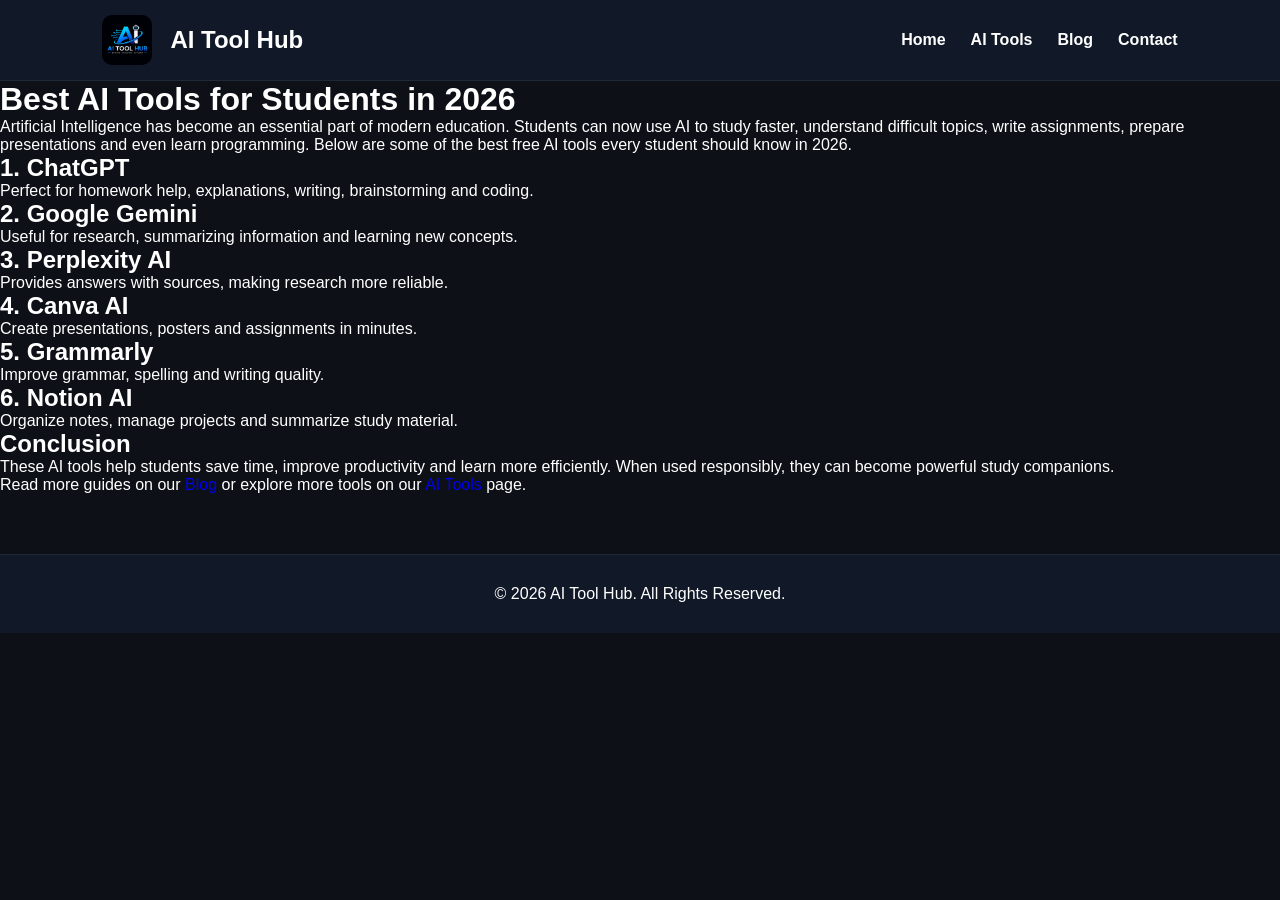
<file: article2.html>
<!DOCTYPE html>
<html lang="en">
<head>
<meta charset="UTF-8">
<meta name="viewport" content="width=device-width, initial-scale=1.0">

<title>Best AI Tools for Students in 2026 | AI Tool Hub</title>

<meta name="description" content="Discover the best free AI tools for students in 2026 to improve learning, assignments, research, coding and productivity.">

<link rel="stylesheet" href="style.css">
</head>

<body>

<header class="navbar">
<div class="logo">
<img src="logo.png.jpeg" alt="AI Tool Hub Logo" class="site-logo">
<span>AI Tool Hub</span>
</div>

<nav>
<a href="index.html">Home</a>
<a href="tools.html">AI Tools</a>
<a href="blog.html">Blog</a>
<a href="contact.html">Contact</a>
</nav>
</header>

<div class="container">

<h1>Best AI Tools for Students in 2026</h1>

<p>
Artificial Intelligence has become an essential part of modern education. Students can now use AI to study faster, understand difficult topics, write assignments, prepare presentations and even learn programming. Below are some of the best free AI tools every student should know in 2026.
</p>

<h2>1. ChatGPT</h2>
<p>Perfect for homework help, explanations, writing, brainstorming and coding.</p>

<h2>2. Google Gemini</h2>
<p>Useful for research, summarizing information and learning new concepts.</p>

<h2>3. Perplexity AI</h2>
<p>Provides answers with sources, making research more reliable.</p>

<h2>4. Canva AI</h2>
<p>Create presentations, posters and assignments in minutes.</p>

<h2>5. Grammarly</h2>
<p>Improve grammar, spelling and writing quality.</p>

<h2>6. Notion AI</h2>
<p>Organize notes, manage projects and summarize study material.</p>

<h2>Conclusion</h2>

<p>
These AI tools help students save time, improve productivity and learn more efficiently. When used responsibly, they can become powerful study companions.
</p>

<p>
Read more guides on our
<a href="blog.html">Blog</a>
or explore more tools on our
<a href="tools.html">AI Tools</a>
page.
</p>

</div>

<footer style="text-align:center;padding:30px;">
<p>© 2026 AI Tool Hub. All Rights Reserved.</p>
</footer>

</body>
</html>
</file>
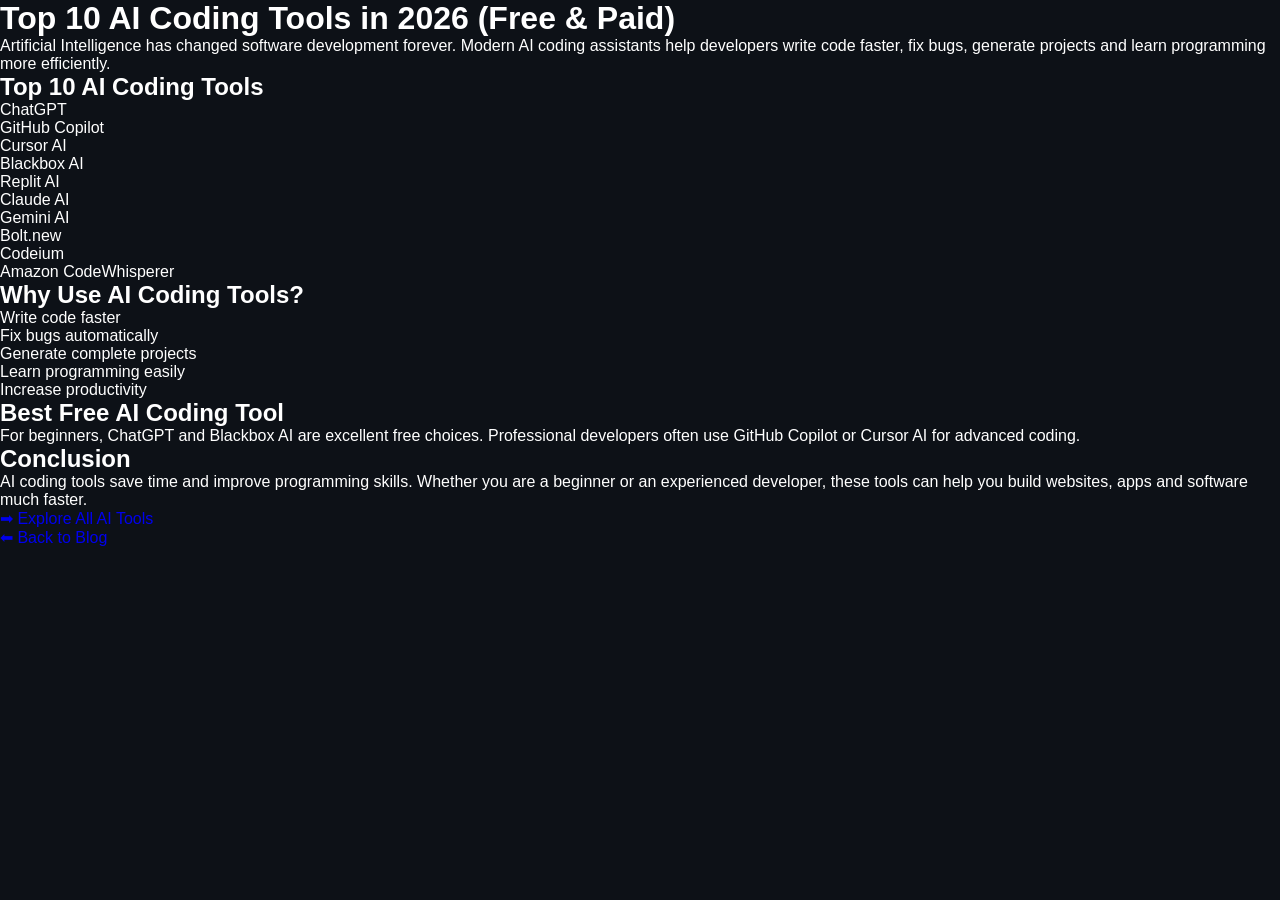
<file: article3.html>
<!DOCTYPE html>
<html lang="en">
<head>
<meta charset="UTF-8">
<meta name="viewport" content="width=device-width, initial-scale=1.0">
<title>Top 10 AI Coding Tools in 2026 (Free & Paid)</title>
<meta name="description" content="Discover the best AI coding tools in 2026 including ChatGPT, GitHub Copilot, Cursor AI, Blackbox AI, Replit AI and more.">
<link rel="stylesheet" href="style.css">
</head>

<body>

<div class="container">

<h1>Top 10 AI Coding Tools in 2026 (Free & Paid)</h1>

<p>
Artificial Intelligence has changed software development forever.
Modern AI coding assistants help developers write code faster, fix bugs,
generate projects and learn programming more efficiently.
</p>

<h2>Top 10 AI Coding Tools</h2>

<ol>
<li>ChatGPT</li>
<li>GitHub Copilot</li>
<li>Cursor AI</li>
<li>Blackbox AI</li>
<li>Replit AI</li>
<li>Claude AI</li>
<li>Gemini AI</li>
<li>Bolt.new</li>
<li>Codeium</li>
<li>Amazon CodeWhisperer</li>
</ol>

<h2>Why Use AI Coding Tools?</h2>

<ul>
<li>Write code faster</li>
<li>Fix bugs automatically</li>
<li>Generate complete projects</li>
<li>Learn programming easily</li>
<li>Increase productivity</li>
</ul>

<h2>Best Free AI Coding Tool</h2>

<p>
For beginners, ChatGPT and Blackbox AI are excellent free choices.
Professional developers often use GitHub Copilot or Cursor AI for advanced coding.
</p>

<h2>Conclusion</h2>

<p>
AI coding tools save time and improve programming skills.
Whether you are a beginner or an experienced developer,
these tools can help you build websites, apps and software much faster.
</p>

<p>
<a href="tools.html">➡ Explore All AI Tools</a>
</p>

<p>
<a href="blog.html">⬅ Back to Blog</a>
</p>

</div>

</body>
</html>
</file>
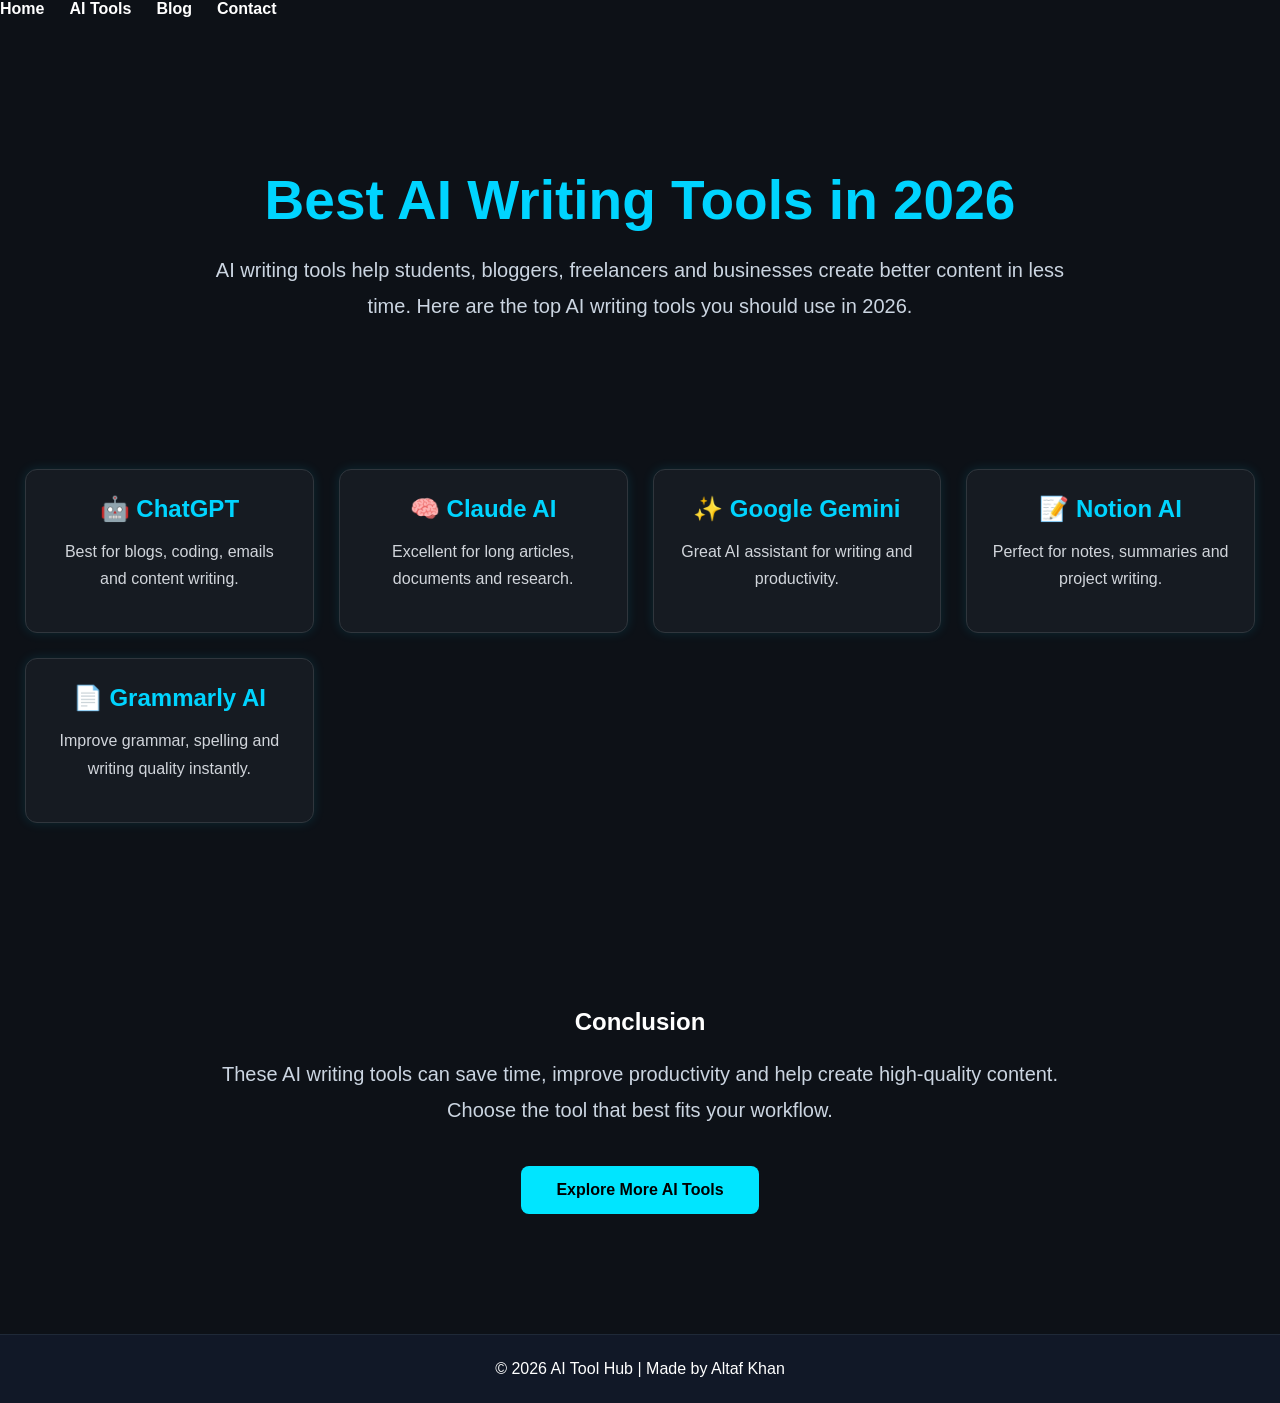
<file: article5.html>
<!DOCTYPE html>
<html lang="en">
<head>
<meta charset="UTF-8">
<meta name="viewport" content="width=device-width, initial-scale=1.0">
<title>Best AI Writing Tools 2026 | AI Tool Hub</title>
<meta name="description" content="Discover the best AI writing tools in 2026 including ChatGPT, Claude AI, Gemini, Notion AI and more.">
<meta name="keywords" content="AI Writing Tools, ChatGPT, Claude AI, Gemini, Notion AI, AI Tool Hub">
<link rel="stylesheet" href="style.css">
</head>

<body>

<nav>
<a href="index.html">Home</a>
<a href="tools.html">AI Tools</a>
<a href="blog.html">Blog</a>
<a href="contact.html">Contact</a>
</nav>

<section class="hero">

<h1>Best AI Writing Tools in 2026</h1>

<p>
AI writing tools help students, bloggers, freelancers and businesses create better content in less time.
Here are the top AI writing tools you should use in 2026.
</p>

</section>

<div class="tools-container">

<div class="card">
<h2>🤖 ChatGPT</h2>
<p>Best for blogs, coding, emails and content writing.</p>
</div>

<div class="card">
<h2>🧠 Claude AI</h2>
<p>Excellent for long articles, documents and research.</p>
</div>

<div class="card">
<h2>✨ Google Gemini</h2>
<p>Great AI assistant for writing and productivity.</p>
</div>

<div class="card">
<h2>📝 Notion AI</h2>
<p>Perfect for notes, summaries and project writing.</p>
</div>

<div class="card">
<h2>📄 Grammarly AI</h2>
<p>Improve grammar, spelling and writing quality instantly.</p>
</div>

</div>

<section class="hero">

<h2>Conclusion</h2>

<p>
These AI writing tools can save time, improve productivity and help create high-quality content. Choose the tool that best fits your workflow.
</p>

<br>

<a href="tools.html" class="hero-btn">Explore More AI Tools</a>

</section>

<footer class="footer">
<p>© 2026 AI Tool Hub | Made by Altaf Khan</p>
</footer>

</body>
</html>
</file>
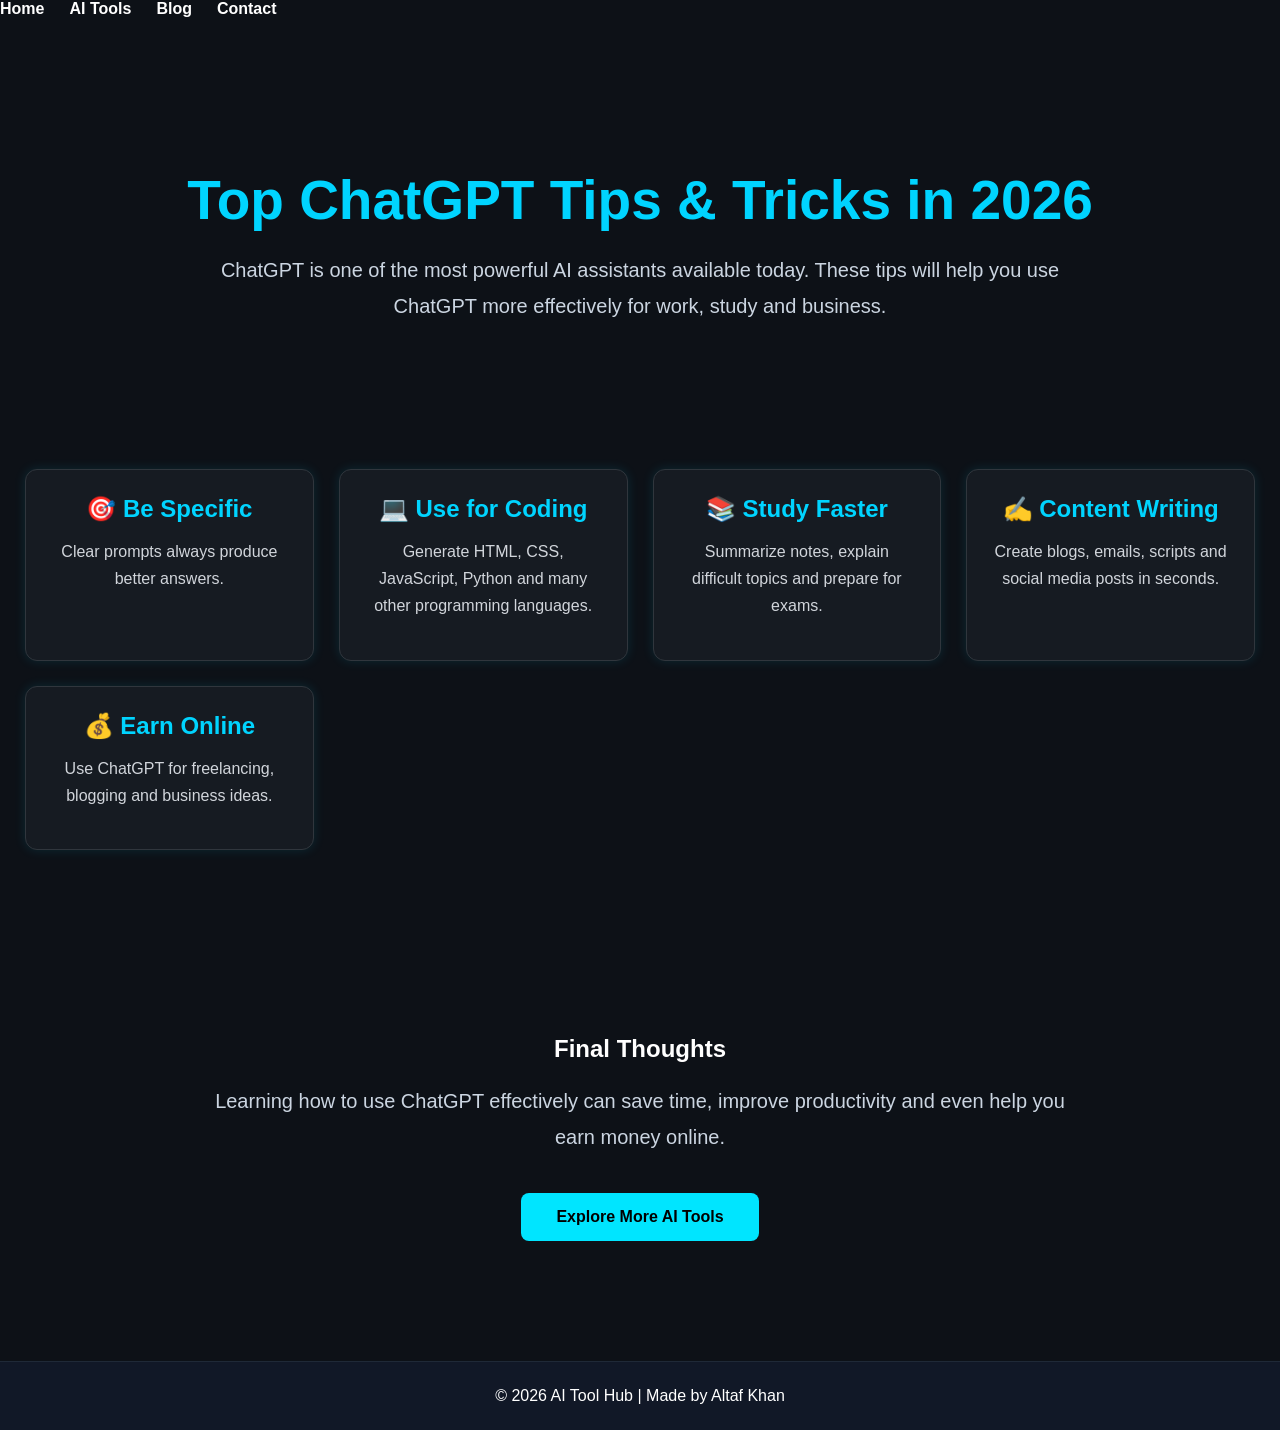
<file: article6.html>
<!DOCTYPE html>
<html lang="en">
<head>
<meta charset="UTF-8">
<meta name="viewport" content="width=device-width, initial-scale=1.0">
<title>ChatGPT Tips & Tricks 2026 | AI Tool Hub</title>
<meta name="description" content="Learn the best ChatGPT tips and tricks in 2026 to boost productivity, coding, studying and content creation.">
<meta name="keywords" content="ChatGPT Tips, ChatGPT Tricks, AI Tools, ChatGPT Guide, AI Tool Hub">
<link rel="stylesheet" href="style.css">
</head>

<body>

<nav>
<a href="index.html">Home</a>
<a href="tools.html">AI Tools</a>
<a href="blog.html">Blog</a>
<a href="contact.html">Contact</a>
</nav>

<section class="hero">

<h1>Top ChatGPT Tips & Tricks in 2026</h1>

<p>
ChatGPT is one of the most powerful AI assistants available today.
These tips will help you use ChatGPT more effectively for work, study and business.
</p>

</section>

<div class="tools-container">

<div class="card">
<h2>🎯 Be Specific</h2>
<p>Clear prompts always produce better answers.</p>
</div>

<div class="card">
<h2>💻 Use for Coding</h2>
<p>Generate HTML, CSS, JavaScript, Python and many other programming languages.</p>
</div>

<div class="card">
<h2>📚 Study Faster</h2>
<p>Summarize notes, explain difficult topics and prepare for exams.</p>
</div>

<div class="card">
<h2>✍️ Content Writing</h2>
<p>Create blogs, emails, scripts and social media posts in seconds.</p>
</div>

<div class="card">
<h2>💰 Earn Online</h2>
<p>Use ChatGPT for freelancing, blogging and business ideas.</p>
</div>

</div>

<section class="hero">

<h2>Final Thoughts</h2>

<p>
Learning how to use ChatGPT effectively can save time, improve productivity and even help you earn money online.
</p>

<br>

<a href="tools.html" class="hero-btn">Explore More AI Tools</a>

</section>

<footer class="footer">
<p>© 2026 AI Tool Hub | Made by Altaf Khan</p>
</footer>

</body>
</html>
</file>
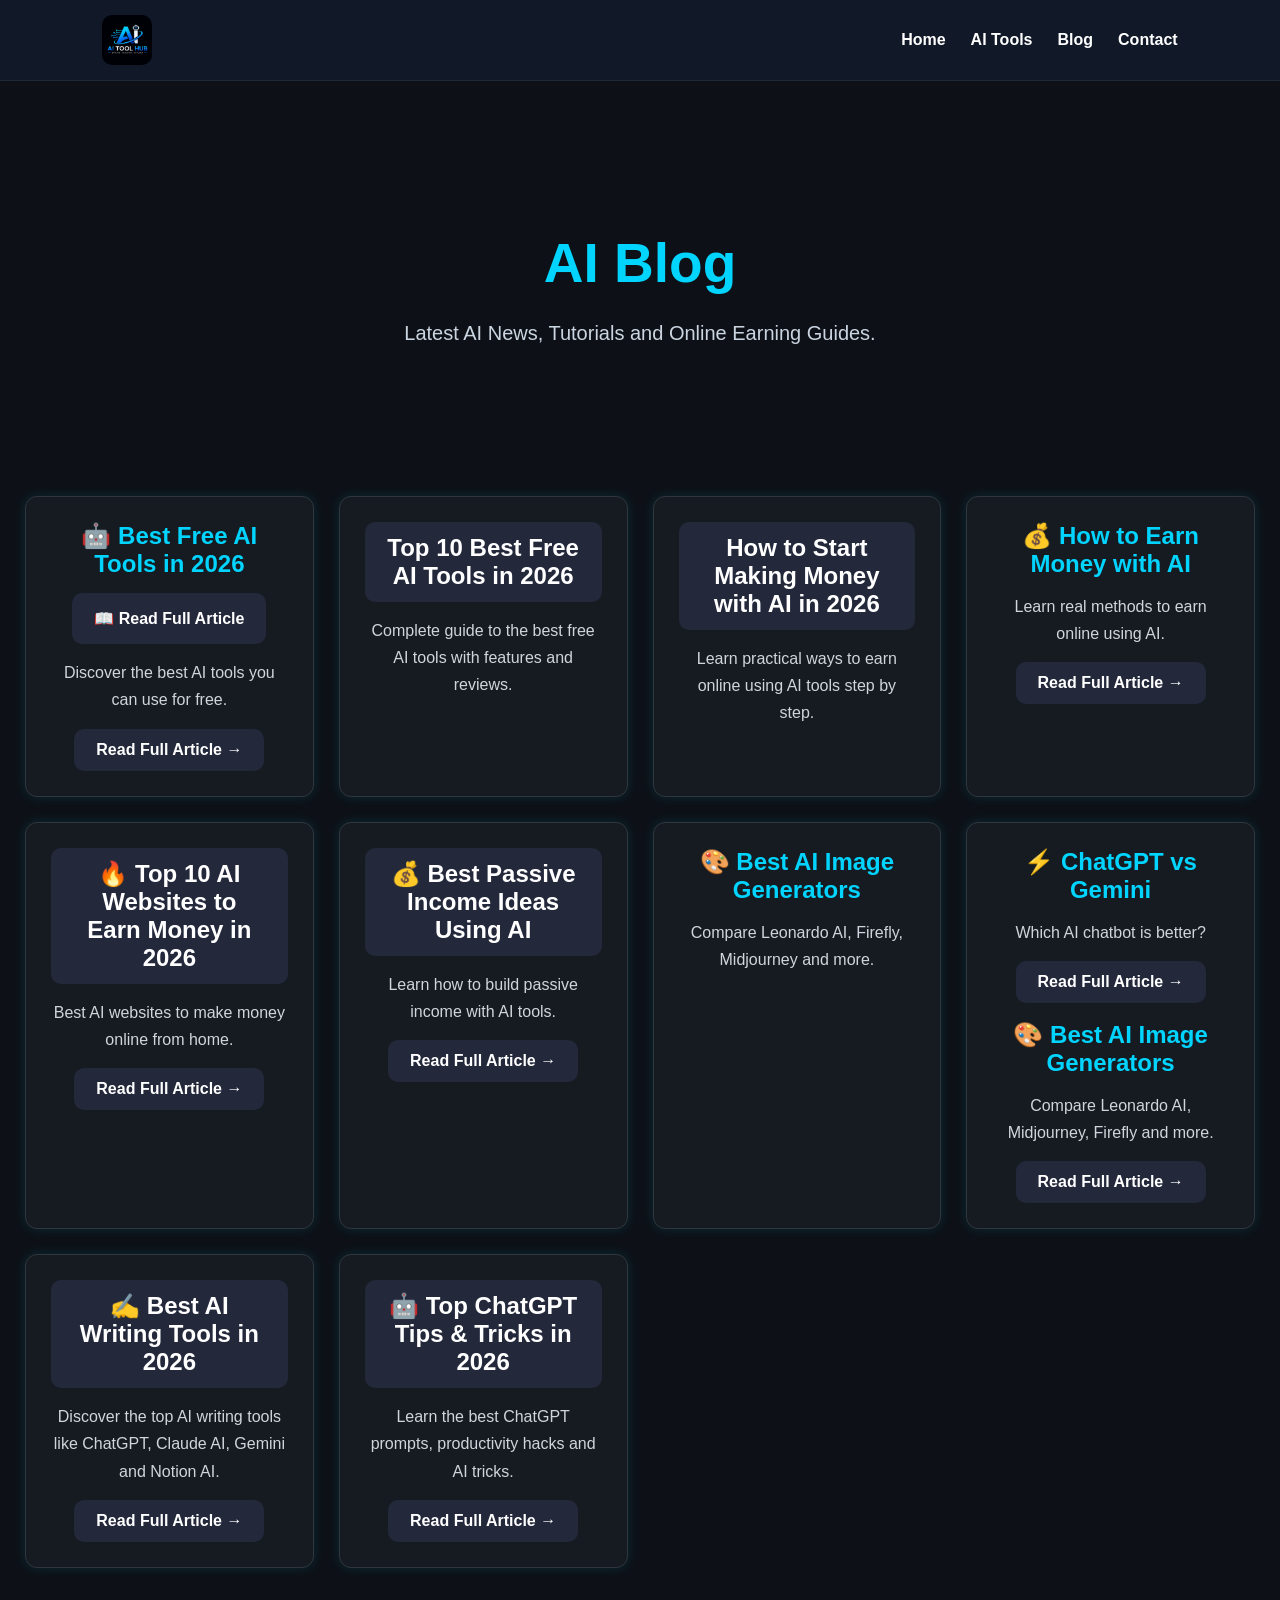
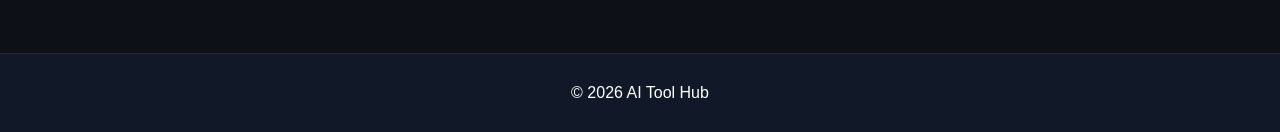
<file: blog.html>
<!DOCTYPE html>
<html lang="en">
<head>
<meta charset="UTF-8">
<meta name="viewport" content="width=device-width, initial-scale=1.0">
<title>AI Tool Hub Blog</title>
<link rel="stylesheet" href="style.css">
</head>

<body>

<header class="navbar">
<div class="logo">
    <img src="logo.png.jpeg" alt="AI Tool Hub Logo" class="site-logo">
</div>

<nav>
<a href="index.html">Home</a>
<a href="tools.html">AI Tools</a>
<a href="blog.html">Blog</a>
<a href="contact.html">Contact</a>
</nav>
</header>

<section class="hero">

<h1>AI Blog</h1>

<p>
Latest AI News, Tutorials and Online Earning Guides.
</p>

</section>

<div class="tools-container">

<div class="card">
<h2>🤖 Best Free AI Tools in 2026</h2>
   <p><a href="article1.html">📖 Read Full Article</a></p> 
<p>Discover the best AI tools you can use for free.</p>
    <a href="article1.html">Read Full Article →</a>
</div>
    <div class="card">
<h2><a href="article1.html">Top 10 Best Free AI Tools in 2026</a></h2>
<p>Complete guide to the best free AI tools with features and reviews.</p>
</div>

<div class="card">
<h2><a href="article2.html">How to Start Making Money with AI in 2026</a></h2>
<p>Learn practical ways to earn online using AI tools step by step.</p>
</div>

<div class="card">
<h2>💰 How to Earn Money with AI</h2>
<p>Learn real methods to earn online using AI.</p>
    <a href="article2.html">Read Full Article →</a>
</div>

<div class="card">
<h2><a href="article5.html">🔥 Top 10 AI Websites to Earn Money in 2026</a></h2>
<p>Best AI websites to make money online from home.</p>
<a href="article5.html">Read Full Article →</a>
</div>

<div class="card">
<h2><a href="article6.html">💰 Best Passive Income Ideas Using AI</a></h2>
<p>Learn how to build passive income with AI tools.</p>
<a href="article6.html">Read Full Article →</a>
</div>    
<div class="card">
<h2>🎨 Best AI Image Generators</h2>
<p>Compare Leonardo AI, Firefly, Midjourney and more.</p>
</div>

<div class="card">
<h2>⚡ ChatGPT vs Gemini</h2>
<p>Which AI chatbot is better?</p>
   <a href="article1.html">Read Full Article →</a>
<br><br>

<h2>🎨 Best AI Image Generators</h2>
<p>Compare Leonardo AI, Midjourney, Firefly and more.</p>
<a href="article2.html">Read Full Article →</a> 
</div>
<div class="card">
<h2><a href="article5.html">✍️ Best AI Writing Tools in 2026</a></h2>
<p>Discover the top AI writing tools like ChatGPT, Claude AI, Gemini and Notion AI.</p>
<a href="article5.html">Read Full Article →</a>
</div>

<div class="card">
<h2><a href="article6.html">🤖 Top ChatGPT Tips & Tricks in 2026</a></h2>
<p>Learn the best ChatGPT prompts, productivity hacks and AI tricks.</p>
<a href="article6.html">Read Full Article →</a>
</div>
</div>

<footer style="text-align:center;padding:30px;">
© 2026 AI Tool Hub
</footer>

<script src="script.js"></script>

</body>
</html>
</file>
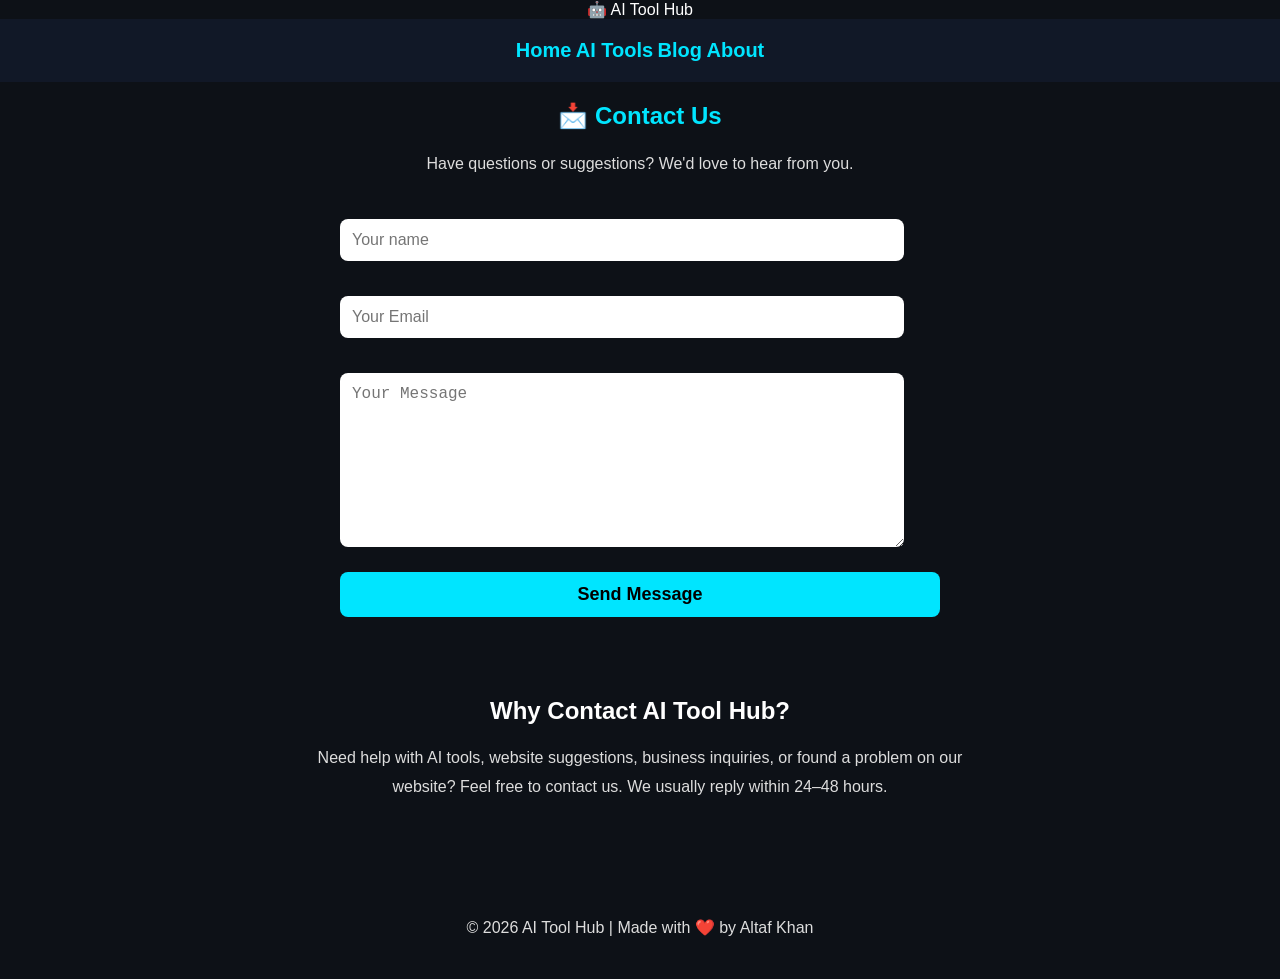
<file: contact.html>
<!DOCTYPE html>
<html lang="en">
<head>
<meta charset="UTF-8">
<meta name="viewport" content="width=device-width, initial-scale=1.0">
<title>Contact - AI Tool Hub</title>
  <meta name="description" content="Contact AI Tool Hub for support, feedback, AI tool suggestions and business inquiries.">
<meta name="keywords" content="Contact AI Tool Hub, AI Support, AI Tools, ChatGPT, Gemini, Free AI Tools">
<meta name="robots" content="index, follow">  

<style>
body{
margin:0;
font-family:Arial,sans-serif;
background:#0d1117;
color:white;
text-align:center;
}

nav{
background:#111827;
padding:20px;
}

nav a{
color:#00e5ff;
text-decoration:none;
font-size:20px;
font-weight:bold;
}

.container{
max-width:700px;
margin:50px auto;
padding:30px;
background:#161b22;
border-radius:15px;
box-shadow:0 0 20px rgba(0,229,255,.3);
}

h1{
color:#00e5ff;
}

p{
color:#ddd;
line-height:1.8;
}

input,textarea{
width:90%;
padding:12px;
margin:10px 0;
border:none;
border-radius:8px;
font-size:16px;
}

button{
background:#00e5ff;
color:black;
border:none;
padding:12px 25px;
border-radius:8px;
font-size:18px;
cursor:pointer;
font-weight:bold;
}

button:hover{
transform:scale(1.05);
}

footer{
margin-top:40px;
padding:20px;
color:#aaa;
}
</style>
</head>

<body>
<header class="navbar">
    <div class="logo">
        🤖 <span>AI Tool Hub</span>
    </div>

    <nav>
        <a href="index.html">Home</a>
        <a href="tools.html">AI Tools</a>
        <a href="blog.html">Blog</a>
        <a href="about.html">About</a>
    </nav>
</header>

<section class="hero">

<h1>📩 Contact Us</h1>

<p>
Have questions or suggestions? We'd love to hear from you.
</p>

<form action="https://formsubmit.co/aitoolhubofficial443@gmail.com" method="POST" style="max-width:600px;margin:30px auto;display:flex;flex-direction:column;gap:15px;">

<input type="text" name="name" placeholder="Your name" class="search-box" required>

<input type="email" name="email" placeholder="Your Email" class="search-box" required>

<textarea name="message" placeholder="Your Message" class="search-box" style="height:150px;" required></textarea>

<button class="hero-btn" type="submit">
Send Message
</button>

</form>

</section>
  <section style="max-width:700px;margin:40px auto;padding:20px;">
<h2>Why Contact AI Tool Hub?</h2>
<p>
Need help with AI tools, website suggestions, business inquiries, or found a problem on our website?
Feel free to contact us. We usually reply within 24–48 hours.
</p>
</section>

<footer class="footer">
<p>© 2026 AI Tool Hub | Made with ❤️ by Altaf Khan</p>
</footer>

<script src="script.js"></script>
  <script type="application/ld+json">
{
  "@context":"https://schema.org",
  "@type":"Organization",
  "name":"AI Tool Hub",
  "url":"https://altafkhan443.github.io/ai-tool-hub/",
  "email":"aitoolhubofficial443@gmail.com"
}
</script>
</body>
</html>
</file>
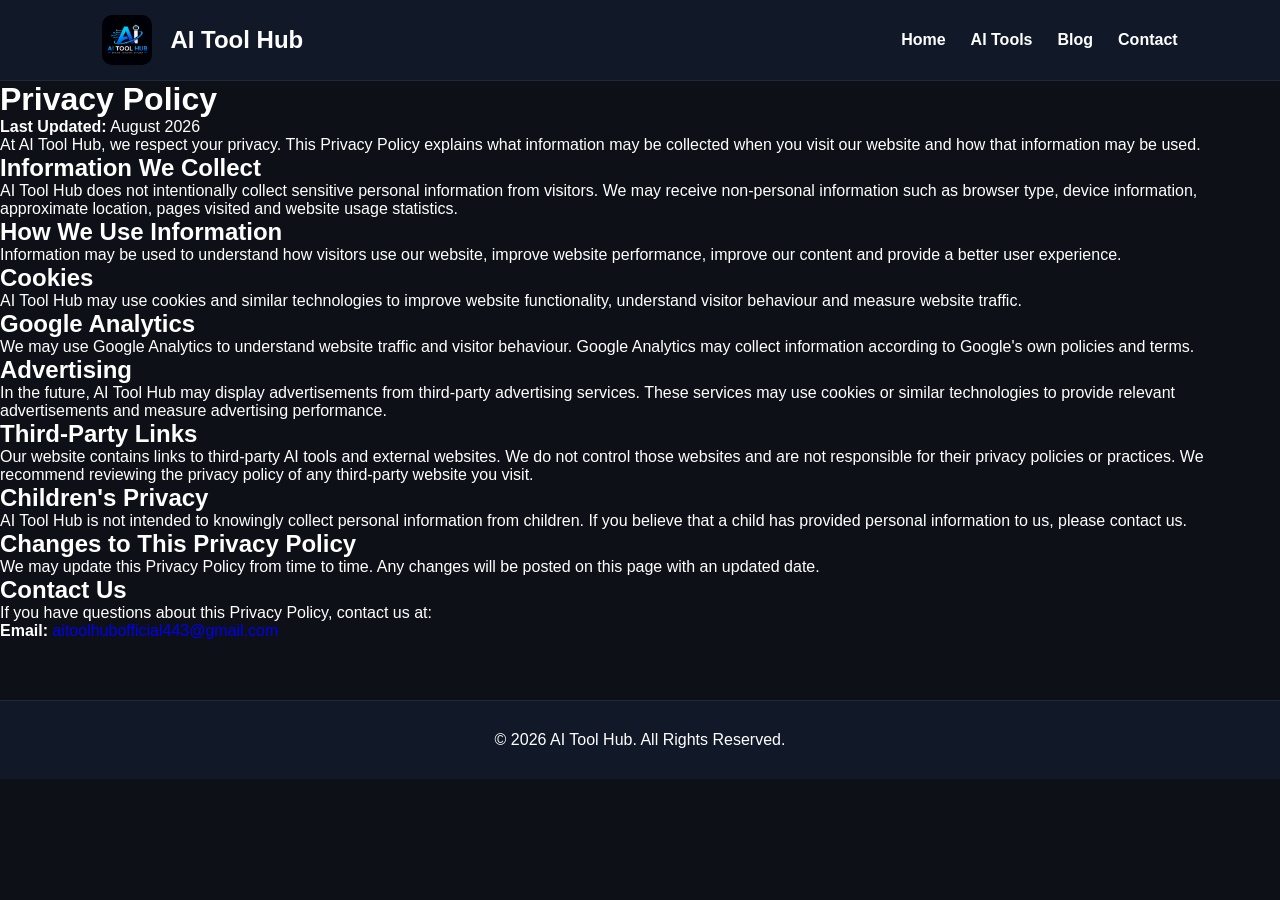
<file: privacy.html>
<!DOCTYPE html>
<html lang="en">
<head>
    <meta charset="UTF-8">
    <meta name="viewport" content="width=device-width, initial-scale=1.0">

    <title>Privacy Policy | AI Tool Hub</title>

    <meta name="description" content="Read the Privacy Policy of AI Tool Hub and learn how we handle information, cookies, analytics and third-party links.">

    <link rel="stylesheet" href="style.css">
</head>

<body>

<header class="navbar">

    <div class="logo">
        <img src="logo.png.jpeg" alt="AI Tool Hub Logo" class="site-logo">
        <span>AI Tool Hub</span>
    </div>

    <nav>
        <a href="index.html">Home</a>
        <a href="tools.html">AI Tools</a>
        <a href="blog.html">Blog</a>
        <a href="contact.html">Contact</a>
    </nav>

</header>

<div class="container">

    <h1>Privacy Policy</h1>

    <p><strong>Last Updated:</strong> August 2026</p>

    <p>
        At AI Tool Hub, we respect your privacy. This Privacy Policy explains
        what information may be collected when you visit our website and how
        that information may be used.
    </p>

    <h2>Information We Collect</h2>

    <p>
        AI Tool Hub does not intentionally collect sensitive personal
        information from visitors. We may receive non-personal information
        such as browser type, device information, approximate location,
        pages visited and website usage statistics.
    </p>

    <h2>How We Use Information</h2>

    <p>
        Information may be used to understand how visitors use our website,
        improve website performance, improve our content and provide a better
        user experience.
    </p>

    <h2>Cookies</h2>

    <p>
        AI Tool Hub may use cookies and similar technologies to improve
        website functionality, understand visitor behaviour and measure
        website traffic.
    </p>

    <h2>Google Analytics</h2>

    <p>
        We may use Google Analytics to understand website traffic and visitor
        behaviour. Google Analytics may collect information according to
        Google's own policies and terms.
    </p>

    <h2>Advertising</h2>

    <p>
        In the future, AI Tool Hub may display advertisements from third-party
        advertising services. These services may use cookies or similar
        technologies to provide relevant advertisements and measure
        advertising performance.
    </p>

    <h2>Third-Party Links</h2>

    <p>
        Our website contains links to third-party AI tools and external
        websites. We do not control those websites and are not responsible
        for their privacy policies or practices. We recommend reviewing the
        privacy policy of any third-party website you visit.
    </p>

    <h2>Children's Privacy</h2>

    <p>
        AI Tool Hub is not intended to knowingly collect personal information
        from children. If you believe that a child has provided personal
        information to us, please contact us.
    </p>

    <h2>Changes to This Privacy Policy</h2>

    <p>
        We may update this Privacy Policy from time to time. Any changes will
        be posted on this page with an updated date.
    </p>

    <h2>Contact Us</h2>

    <p>
        If you have questions about this Privacy Policy, contact us at:
    </p>

    <p>
        <strong>Email:</strong>
        <a href="mailto:aitoolhubofficial443@gmail.com">
            aitoolhubofficial443@gmail.com
        </a>
    </p>

</div>

<footer style="text-align:center; padding:30px;">
    <p>© 2026 AI Tool Hub. All Rights Reserved.</p>
</footer>

</body>
</html>
</file>
<file: style.css>
/* =========================
   AI TOOL HUB - STYLE.CSS
========================= */

*{
margin:0;
padding:0;
box-sizing:border-box;
scroll-behavior:smooth;
}

body{
font-family:Arial,Helvetica,sans-serif;
background:#0d1117;
color:#fff;
}

a{
text-decoration:none;
}

img{
max-width:100%;
}

.navbar{
position:sticky;
top:0;
display:flex;
justify-content:space-between;
align-items:center;
padding:18px 8%;
background:#111827;
border-bottom:1px solid #1f2937;
z-index:999;
}

.logo{
font-size:28px;
font-weight:bold;
color:#00d4ff;
}

.logo span{
color:#ffffff;
margin-left:8px;
}


nav{
    display:flex;
    gap:25px;
    align-items:center;
}

nav a{
    color:white;
    text-decoration:none;
    font-weight:bold;
    transition:.3s;
}

nav a:hover{
    color:#00d4ff;
}

.hero{
    padding:120px 20px 60px;
    text-align:center;
    max-width:1200px;
    margin:auto;
}

.hero h1{
font-size:55px;
color:#00d4ff;
margin-bottom:20px;
}

.hero p{
font-size:20px;
color:#cbd5e1;
max-width:850px;
margin:auto;
line-height:1.8;
}

.search-box{
width:90%;
max-width:650px;
margin-top:35px;
padding:16px;
border:none;
border-radius:12px;
font-size:18px;
outline:none;
background:#1e293b;
color:white;
}
/* Search box glow effect */
.search-box input:focus {
    box-shadow: 0 0 15px rgba(0, 212, 255, 0.45);
    transform: scale(1.01);
    transition: 0.25s;
}

/* Search box smooth effect */
.search-box input {
    transition: 0.25s;
}

.tools-container{
max-width:1400px;
margin:40px auto;
padding:20px;
display:grid;
grid-template-columns:repeat(auto-fit,minmax(280px,1fr));
gap:25px;
}

.card{
background:#161b22;
border:1px solid #263241;
border-radius:16px;
padding:25px;
text-align:center;
transition:.35s;
box-shadow:0 0 12px rgba(0,212,255,.12);
}

.card:hover{
transform:translateY(-10px);
box-shadow:0 0 25px rgba(0,212,255,.45);
border-color:#00d4ff;
}

.card h2{
color:#00d4ff;
margin-bottom:15px;
}

.card p{
color:#d1d5db;
line-height:1.7;
margin-bottom:15px;
}

.card a{
display:inline-block;
padding:12px 22px;
background:#23283b;
color:#ffffff;
border-radius:10px;
font-weight:bold;
transition:.3s;
}

.card a:hover{
background:#00d4ff;
   color:#000;
}

footer{
margin-top:60px;
padding:25px;
text-align:center;
background:#111827;
color:#94a3b8;
border-top:1px solid #1f2937;
}

@media(max-width:768px){

.hero h1{
font-size:36px;
}

.hero p{
font-size:16px;
}

.navbar{
flex-direction:column;
gap:15px;
}

nav a{
margin:0 10px;
}

}
/* ===== Featured Tools ===== */

.featured-tools,
.latest,
.cta{
    max-width:1200px;
    margin:70px auto;
    padding:20px;
    text-align:center;
}

.featured-tools h2,
.latest h2,
.cta h2{
    color:#00d4ff;
    font-size:38px;
    margin-bottom:30px;
}

.tool-grid{
    display:grid;
    grid-template-columns:repeat(auto-fit,minmax(250px,1fr));
    gap:25px;
}

.tool-card{
    background:#161b22;
    border:1px solid #263241;
    border-radius:18px;
    padding:25px;
    transition:.3s;
}

.tool-card:hover{
    transform:translateY(-10px);
    box-shadow:0 0 30px rgba(0,212,255,.4);
}

.tool-card h3{
    color:#00d4ff;
    margin-bottom:15px;
}

.tool-card p{
    color:#cbd5e1;
    margin-bottom:20px;
}

.tool-card a,
.hero-btn{
    display:inline-block;
    padding:12px 24px;
    background:#00d4ff;
    color:#111;
    border-radius:10px;
    font-weight:bold;
    transition:.3s;
}

.tool-card a:hover,
.hero-btn:hover{
    background:#00b8d8;
}

.hero-stats{
    display:flex;
    justify-content:center;
    gap:40px;
    margin-top:45px;
    flex-wrap:wrap;
}

.hero-stats h2{
    color:#00d4ff;
    font-size:34px;
}

.hero-stats span{
    color:#cbd5e1;
}

.footer-links{
    margin:25px 0;
}

.footer-links a{
    color:white;
    margin:0 12px;
}

.footer-links a:hover{
    color:#00d4ff;
}

.copyright{
    margin-top:20px;
    color:#94a3b8;
}

@media(max-width:768px){

.hero-stats{
    flex-direction:column;
    gap:20px;
}
.hero{
    text-align:center;
}

.search-box{
    display:block;
    margin:30px auto;
}
.featured-tools h2,
.latest h2,
.cta h2{
    font-size:28px;
}

}
.tool-card{
display:flex;
flex-direction:column;
justify-content:space-between;
min-height:220px;
}

.tool-grid,
.tools-container{
display:grid;
grid-template-columns:repeat(auto-fit,minmax(280px,1fr));
gap:25px;
padding:25px;
}

.card{
width:100%;
}
.logo{
    display:flex;
    align-items:center;
    gap:10px;
    font-size:30px;
    font-weight:bold;
    color:#00d4ff;
}

.logo img{
    width:45px;
    height:45px;
    border-radius:50%;
}

.navbar{
    padding:15px 8%;
}

.hero{
    margin-top:30px;
}

.hero p{
    margin:20px auto;
}

.search-box{
    display:block;
    margin:30px auto;
}

footer{
    color:white;
}

.hero-btn{
display:inline-block;
padding:15px 35px;
background:#00e5ff;
color:#000;
font-weight:bold;
border-radius:8px;
transition:0.3s;
text-decoration:none;
}

.hero-btn:hover{
background:#00bcd4;
transform:scale(1.05);
}

.card{
border-radius:12px;
transition:0.3s;
}

.card:hover{
transform:translateY(-8px);
box-shadow:0 10px 25px rgba(0,229,255,.3);
}
.cards{
display:grid;
grid-template-columns:repeat(auto-fit,minmax(280px,1fr));
gap:25px;
margin-top:40px;
}

.card{
background:#161b22;
padding:25px;
border:1px solid #30363d;
}
.logo{
    display:flex;
    align-items:center;
    gap:10px;
    font-size:24px;
    font-weight:bold;
}

.logo img{
    width:50px;
    height:50px;
    border-radius:10px;
}
.site-logo{
    height:50px;
    width:auto;
    border-radius:10px;
}
.latest-article{
margin-top:40px;
padding:20px;
background:#151515;
border-radius:15px;
text-align:center;
}
.latest-article h2{
    color:#ffffff;
    background:none;
    box-shadow:none;
}

.latest-article a{
color:#00E5FF;
font-size:22px;
font-weight:bold;
text-decoration:none;
}

.latest-article a:hover{
text-decoration:underline;
}
.popular-categories{
padding:60px 20px;
text-align:center;
}

.category-grid{
display:grid;
grid-template-columns:repeat(auto-fit,minmax(180px,1fr));
gap:20px;
margin-top:30px;
}

.category-grid a{
background:#111;
padding:20px;
border-radius:12px;
text-decoration:none;
color:#00E5FF;
font-weight:bold;
transition:.3s;
}

.category-grid a:hover{
background:#00E5FF;
color:#000;
transform:translateY(-5px);
}
/* Search Box */
.search-box{
    width:100%;
    text-align:center;
    margin:20px 0;
}

.search-box input{
    width:60%;
    max-width:500px;
    padding:12px 18px;
    border-radius:30px;
    border:2px solid #00d4ff;
    background:#111827;
    color:#fff;
    font-size:16px;
    outline:none;
}

.search-box input::placeholder{
    color:#9ca3af;
}

.search-box input:focus{
    box-shadow:0 0 15px #00d4ff;
}
.features{
    padding:60px 20px;
    text-align:center;
}

.features h2{
    color:#00d4ff;
    margin-bottom:30px;
}

.feature-grid{
    display:grid;
    grid-template-columns:repeat(auto-fit,minmax(220px,1fr));
    gap:20px;
}

.feature-card{
    background:#151515;
    padding:25px;
    border-radius:15px;
    transition:.3s;
}

.feature-card:hover{
    transform:translateY(-8px);
    box-shadow:0 0 20px rgba(0,212,255,.4);
}

.feature-card h3{
    color:white;
    margin:15px 0;
}

.feature-card p{
    color:#bbb;
}
/* Hover Animation */

.card{
    transition:0.35s ease;
    cursor:pointer;
}

.card:hover{
    transform:translateY(-10px) scale(1.02);
    box-shadow:0 0 25px rgba(0,212,255,.5);
}

.hero-btn{
    transition:.3s;
}

.hero-btn:hover{
    transform:scale(1.05);
    box-shadow:0 0 20px #00d4ff;
}
#topBtn{
    display:none;
    position:fixed;
    bottom:25px;
    right:25px;
    z-index:999;
    background:#00d4ff;
    color:#000;
    border:none;
    border-radius:50%;
    width:50px;
    height:50px;
    font-size:22px;
    cursor:pointer;
    box-shadow:0 0 15px #00d4ff;
    transition:.3s;
}

#topBtn:hover{
    transform:scale(1.1);
}

/* Loading Screen */

#loader{
    position:fixed;
    top:0;
    left:0;
    width:100%;
    height:100%;
    background:#0b1120;
    display:flex;
    justify-content:center;
    align-items:center;
    z-index:99999;
}

.spinner{
    width:70px;
    height:70px;
    border:6px solid #333;
    border-top:6px solid #00d4ff;
    border-radius:50%;
    animation:spin 1s linear infinite;
}

@keyframes spin{
    100%{
        transform:rotate(360deg);
    }
}
</file>
